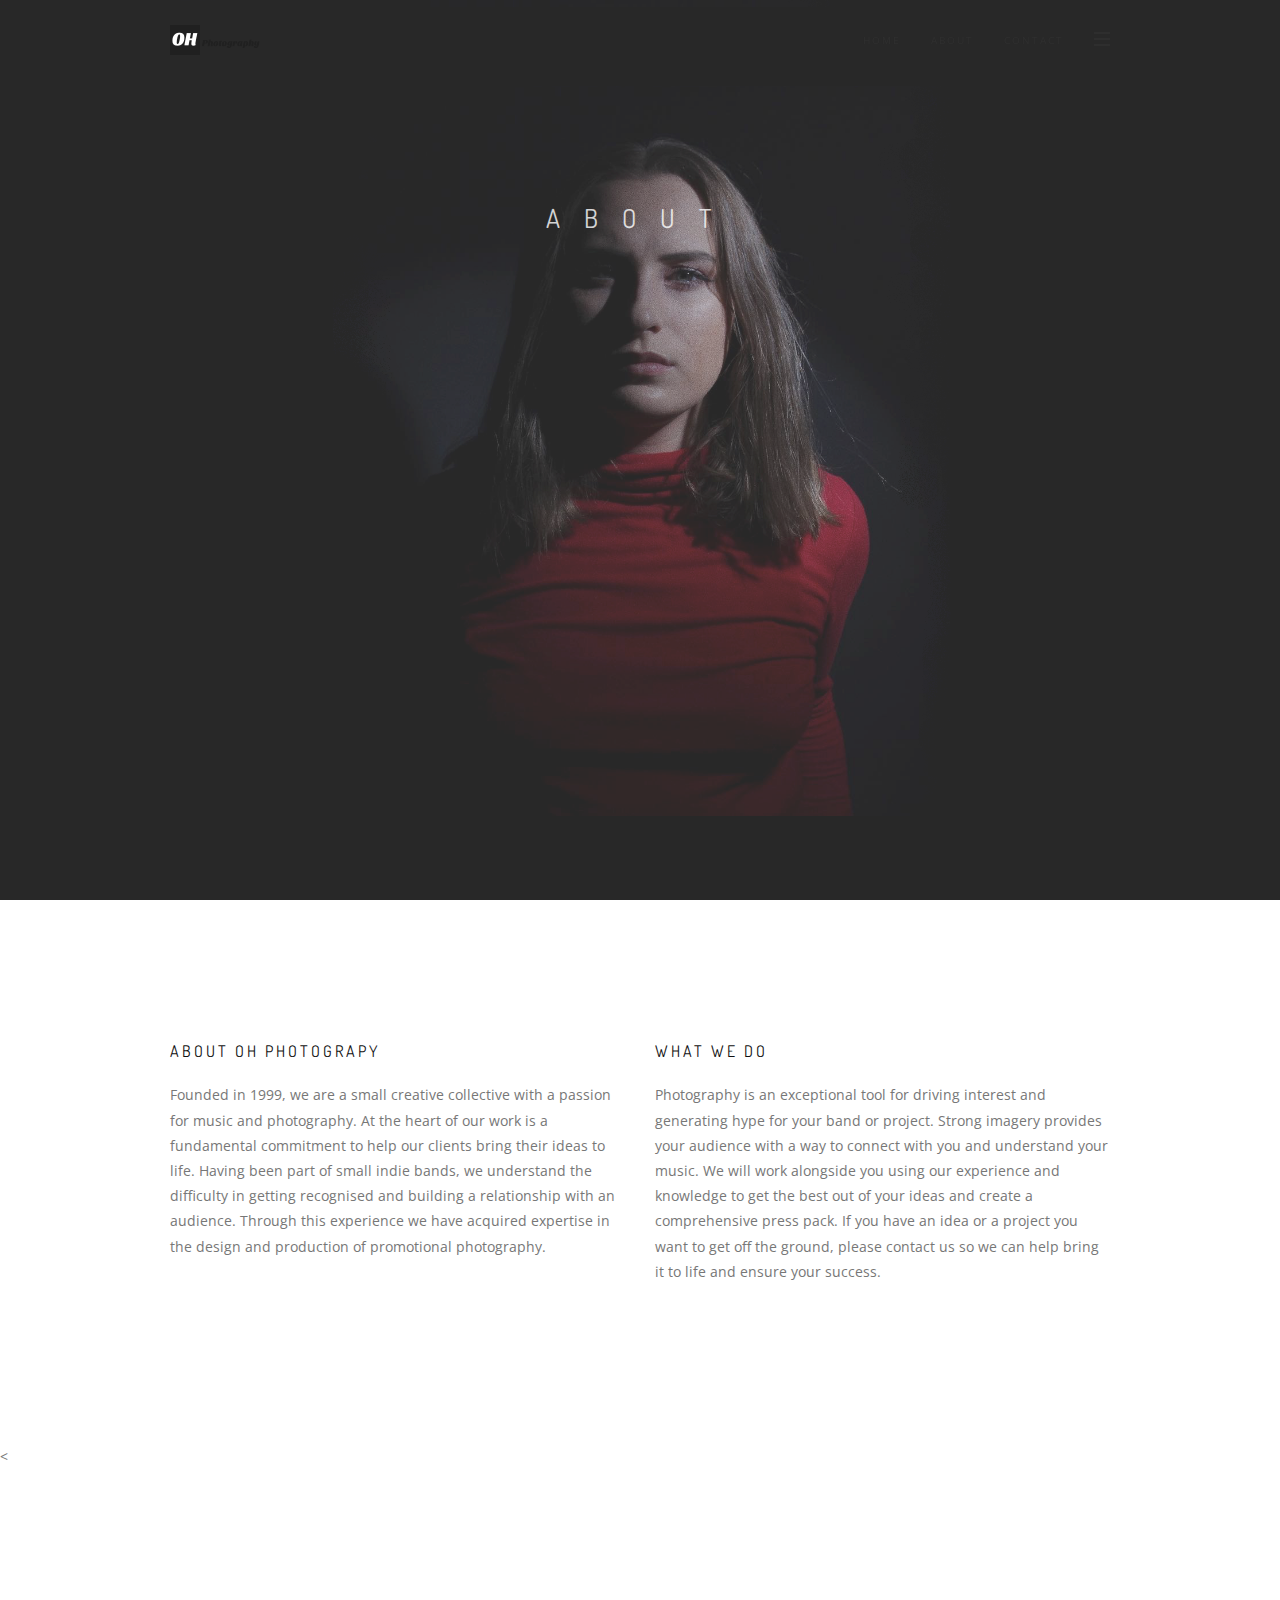
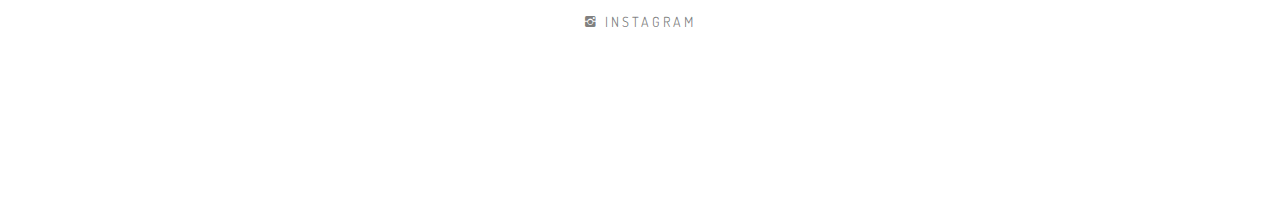
<file: about.html>
<!DOCTYPE html>
<html lang="en">
<head>
	<meta charset="UTF-8">
	<meta name="viewport" content="width=device-width, initial-scale=1.0">
	<meta name="description" content="">
	<meta name="author" content="">

	<title>About OH Photography</title>

	<!-- Favicons -->
	<link rel="shortcut icon" href="assets/images/favicon.png">
	<link rel="apple-touch-icon" href="assets/images/apple-touch-icon.png">
	<link rel="apple-touch-icon" sizes="72x72" href="assets/images/apple-touch-icon-72x72.png">
	<link rel="apple-touch-icon" sizes="114x114" href="assets/images/apple-touch-icon-114x114.png">

	<!-- Bootstrap core CSS -->
	<link href="assets/bootstrap/css/bootstrap.min.css" rel="stylesheet">

	<!-- Plugins -->
	<link href="assets/css/font-awesome.min.css" rel="stylesheet">
	<link href="assets/css/ionicons.min.css" rel="stylesheet">
	<link href="assets/css/linea-icons.css" rel="stylesheet">
	<link href="assets/css/simpletextrotator.css" rel="stylesheet">
	<link href="assets/css/magnific-popup.css" rel="stylesheet">
	<link href="assets/css/owl.carousel.css" rel="stylesheet">
	<link href="assets/css/superslides.css" rel="stylesheet">
	<link href="assets/css/vertical.css" rel="stylesheet">
	<link href="assets/css/animate.css" rel="stylesheet">

	<!-- Template core CSS -->
	<link href="assets/css/style.css" rel="stylesheet">
</head>
<body>

	<!-- PRELOADER -->
	<div class="page-loader">
		<div class="loader">Loading...</div>
	</div>
	<!-- /PRELOADER -->

	<!-- OVERLAY MENU -->
	<div id="overlay-menu" class="overlay-menu">

		<a href="#" id="overlay-menu-hide" class="navigation-hide"><i class="ion-close-round"></i></a>

		<div class="overlay-menu-inner">
			<nav class="overlay-menu-nav">

				<ul id="nav">

					<li><a href="home.html">Home</a></li>

					<li><a href="about.html">About</a></li>

					<li class="slidedown">
						<a href="#">Portfolio</a>
						<ul>
							<li><a href="collection-35mm.html">35mm Collection</a></li>
							<li><a href="collection-big-peyote.html">"Big Peyote" Collection</a></li>
							<li><a href="collection-music.html">Music Collection</a></li>
						</ul>
					</li>

					<li><a href="contact.html">Contact</a></li>

				</ul>

			</nav>
		</div>

	</div>
	<!-- /OVERLAY MENU -->

	<!-- WRAPPER -->
	<div class="wrapper">

		<!-- NAVIGATION -->
		<nav class="navbar navbar-custom navbar-transparent navbar-light navbar-fixed-top">

			<div class="container">

				<div class="navbar-header">
					<!-- YOU LOGO HERE -->
					<a class="navbar-brand" href="home.html">
						<!-- IMAGE OR SIMPLE TEXT -->
						<img src="assets/images/logo-dark.png" width="95" alt="">
					</a>
				</div>

				<!-- ICONS NAVBAR -->
				<ul id="icons-navbar" class="nav navbar-nav navbar-right">
					<li>
						<a href="#" id="toggle-menu" class="show-overlay" title="Menu">
							<span class="icon-bar"></span>
							<span class="icon-bar"></span>
							<span class="icon-bar"></span>
						</a>
					</li>
				</ul>
				<!-- /ICONS NAVBAR -->

				<ul class="extra-navbar nav navbar-nav navbar-right">
					<li><a href="home.html" title="Home">Home</a></li>
					<li><a href="about.html" title="About">About</a></li>
					<li><a href="contact.html" title="Contact">Contact</a></li>
				</ul>

			</div>

		</nav>
		<!-- /NAVIGATION -->

		<!-- HERO -->
		<section class="module module-parallax bg-dark-30" style="height:100vh" data-background="assets/images/other-shots/olivia.jpg">

			<!-- HERO TEXT -->
			<div class="container">

				<div class="row">
					<div class="col-sm-12 text-center">
						<h1 class="mh-line-size-3 font-alt m-b-20">ABOUT</h1>
						<h5 class="mh-line-size-4 font-alt"></h5>
					</div>
				</div>

			</div>
			<!-- /HERO TEXT -->

		</section>
		<!-- /HERO -->

		<!-- ABOUT -->
		<section class="module">

			<div class="container">

				<div class="row">

					<!-- ABOUT STUDIO  -->
					<div class="col-sm-6">

						<h4 class="font-alt m-t-0 m-b-20">About OH Photograpy</h4>
						<p>Founded in 1999, we are a small creative collective with a passion for music and photography.
							At the heart of our work is a fundamental commitment to help our clients bring their
							ideas to life.
							Having been part of small indie bands, we understand the difficulty in getting recognised
							and building a relationship with an audience. Through this experience we have acquired
							expertise in the design and production of promotional photography.
							 </p>

					</div>
					<!-- /ABOUT STUDIO  -->

					<!-- WHAT WE DO -->
					<div class="col-sm-6">

						<h4 class="font-alt m-t-0 m-b-20">What We Do</h4>
						<p>Photography is an exceptional tool for driving interest and generating hype for your band or project.
							 Strong imagery provides your audience with a way to connect with you and understand your music. We will work alongside you
							 using our experience and knowledge to get the best out of your ideas and create a comprehensive press pack.
							 If you have an idea or a project you want to get off the ground,
							 please contact us so we can help bring it to life and ensure your success.
						 </p>

					</div>
					<!-- /WHAT WE DO -->


				</div>

			</div>

		</section >
		<!-- /ABOUT -->

		<!-- COUNTERS -->
		<!--section class="module module-video bg-dark" data-background="assets/images/section-10.jpg">

			<div class="container">

				<div class="row">

					<!-- COUNTER -->
					<!--div class="col-sm-4 m-b-md-20 text-light">
						<div class="counter-item">
							<div class="counter-title font-alt text-light">
								<h5 class="font-alt counter-number" data-number="12"><span></span></h5>
								Total clients
							</div>
						</div>
					</div>
					<!-- /COUNTER -->

					<!-- COUNTER -->
					<!--div class="col-sm-4 m-b-md-20 text-light">
						<div class="counter-item">
							<div class="counter-title font-alt text-light">
								<h5 class="font-alt counter-number" data-number="3250"><span></span></h5>
								Photos made
							</div>
						</div>
					</div>
					<!-- /COUNTER -->

					<!-- COUNTER -->
					<!--div class="col-sm-4 m-b-md-20 text-light">
						<div class="counter-item">
							<div class="counter-title font-alt text-light">
								<h5 class="counter-number" data-number="230"><span></span></h5>
								Hours Editing
							</div>
						</div>
					</div>
					<!-- /COUNTER -->

				<<!--/div>

			<!--/div>

		<!--/section>
		<!-- /COUNTERS -->


		<!-- FOOTER -->
		<footer class="module">

			<div class="container">

				<div class="row">

					<div class="col-sm-12">

						<ul class="social-text-links font-alt text-center m-b-20">
							<li><a href="https://www.instagram.com/oliviamaggie_creates/"><i class="icon ion-social-instagram"></i> Instagram</a></li>
						</ul>

					</div>

				</div>

				<div class="row">

				</div>

			</div>

		</footer>
		<!-- /FOOTER -->

	</div>
	<!-- /WRAPPER -->

	<!-- SCROLLTOP -->
	<div class="scroll-up">
		<a href="#totop"><i class="fa fa-angle-double-up"></i></a>
	</div>

	<!-- Javascript files -->
	<script src="assets/js/jquery-2.2.4.min.js"></script>
	<script src="assets/bootstrap/js/bootstrap.min.js"></script>
	<script src="assets/js/jquery.superslides.min.js"></script>
	<script src="assets/js/jquery.mb.YTPlayer.min.js"></script>
	<script src="assets/js/jquery.magnific-popup.min.js"></script>
	<script src="assets/js/owl.carousel.min.js"></script>
	<script src="assets/js/jquery.simple-text-rotator.min.js"></script>
	<script src="assets/js/imagesloaded.pkgd.js"></script>
	<script src="assets/js/isotope.pkgd.min.js"></script>
	<script src="assets/js/packery-mode.pkgd.min.js"></script>
	<script src="assets/js/appear.js"></script>
	<script src="assets/js/jquery.easing.1.3.js"></script>
	<script src="assets/js/wow.min.js"></script>
	<script src="assets/js/jqBootstrapValidation.js"></script>
	<script src="assets/js/jquery.fitvids.js"></script>
	<script src="assets/js/jquery.parallax-1.1.3.js"></script>
	<script src="assets/js/smoothscroll.js"></script>
	<script src="http://maps.google.com/maps/api/js?sensor=true"></script>
	<script src="assets/js/gmaps.js"></script>
	<script src="assets/js/contact.js"></script>
	<script src="assets/js/custom.js"></script>

</body>
</html>
</file>
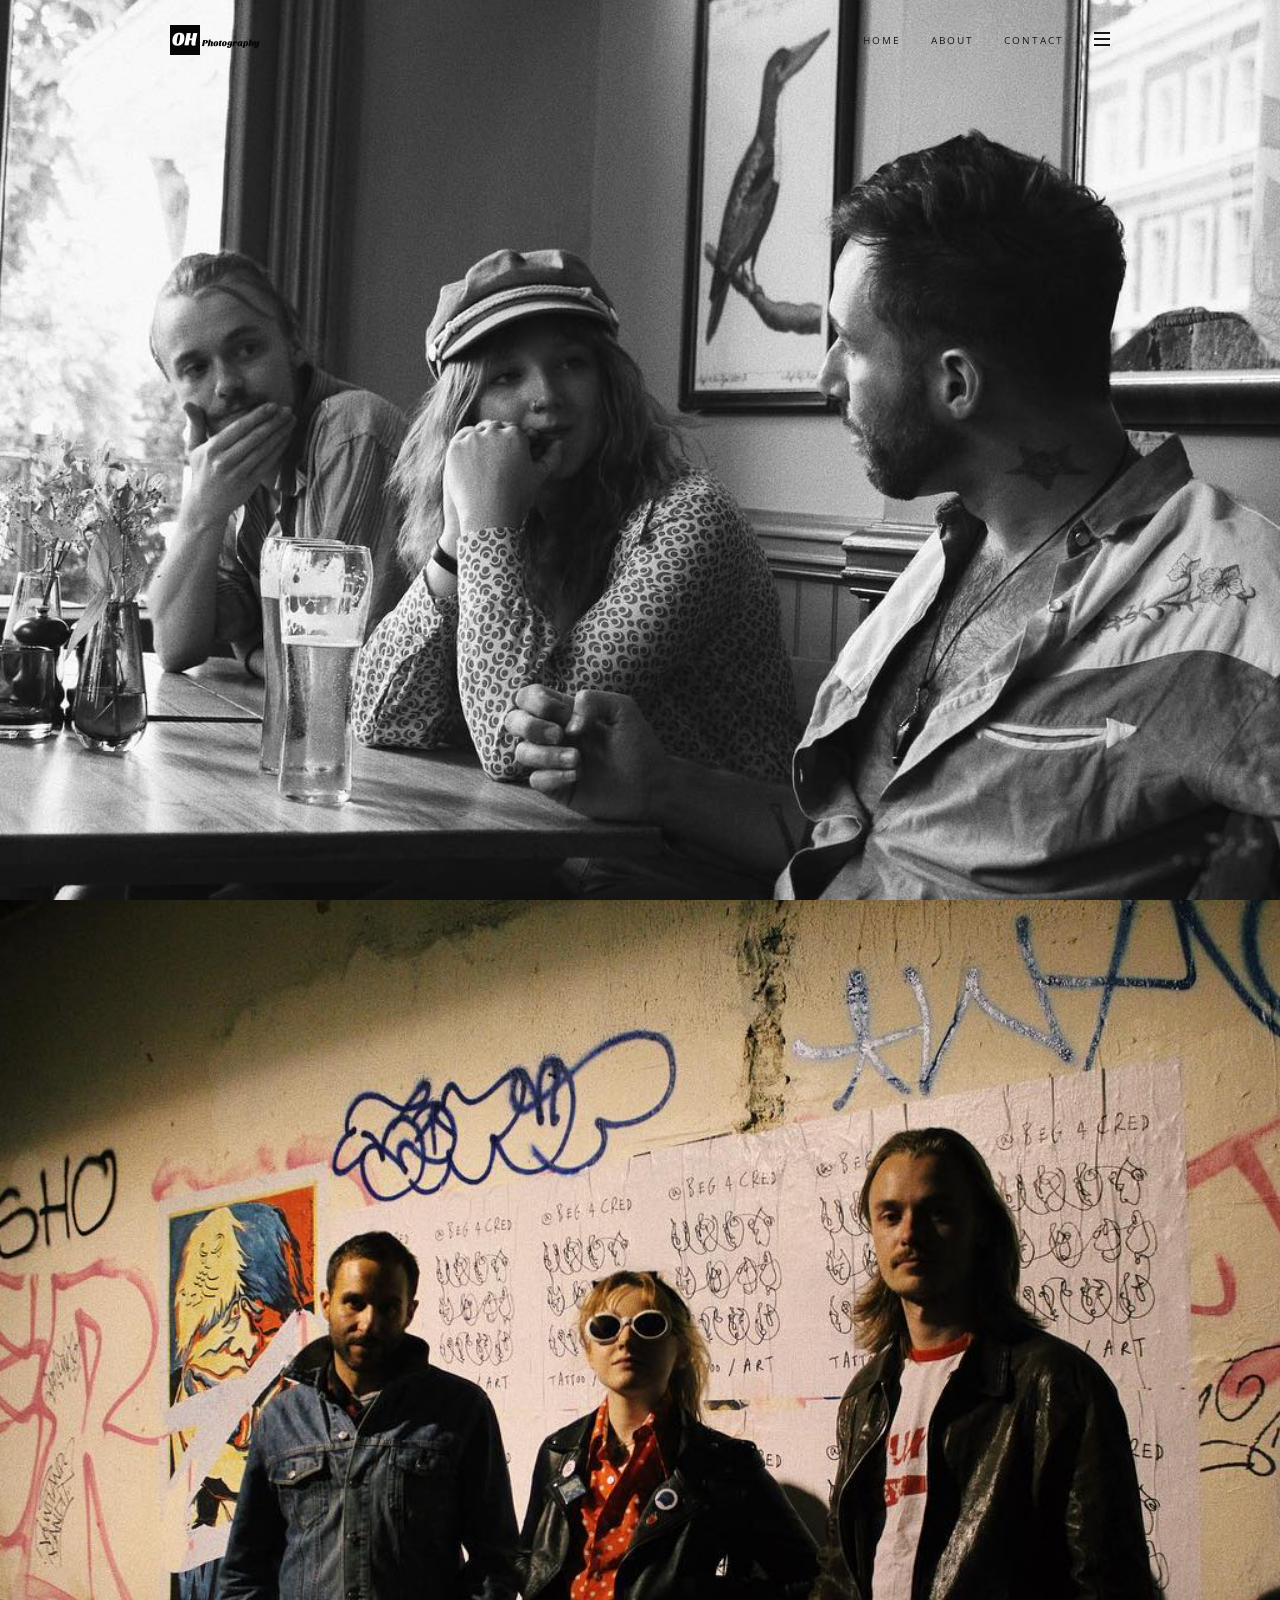
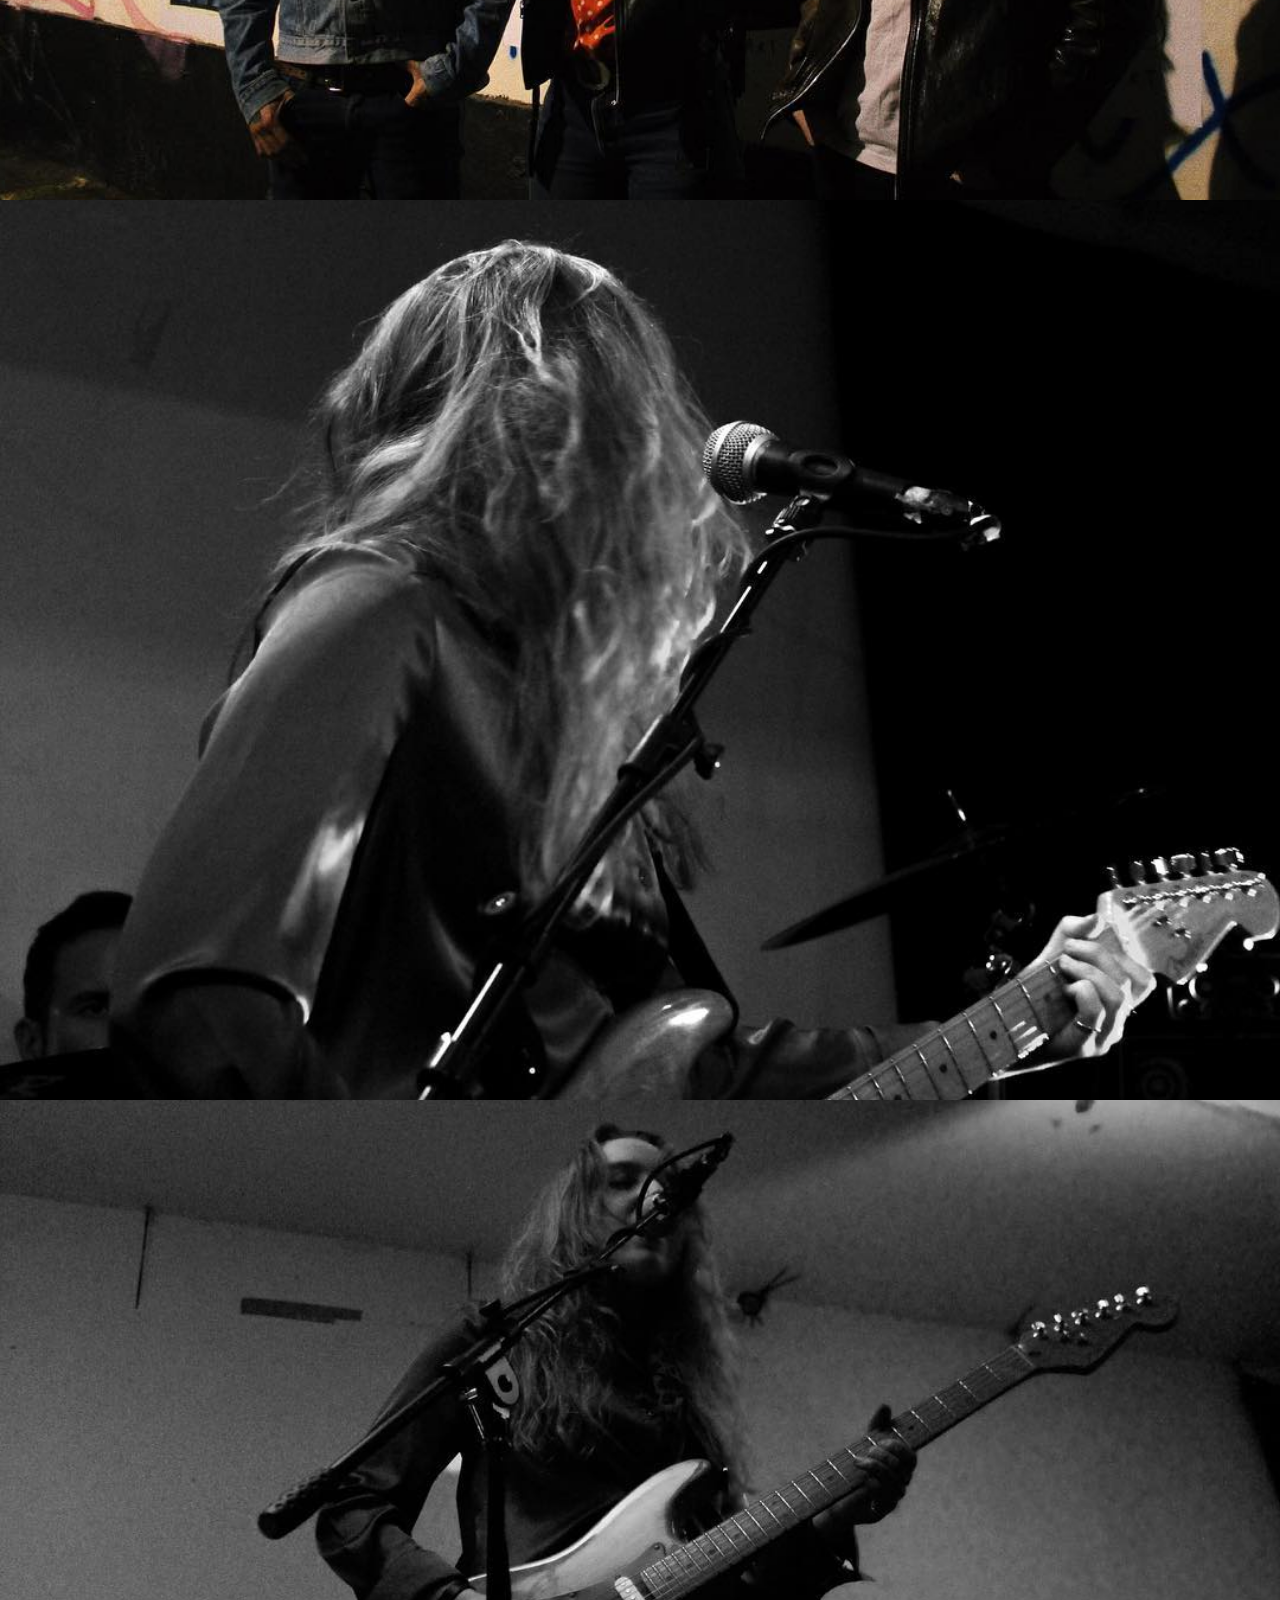
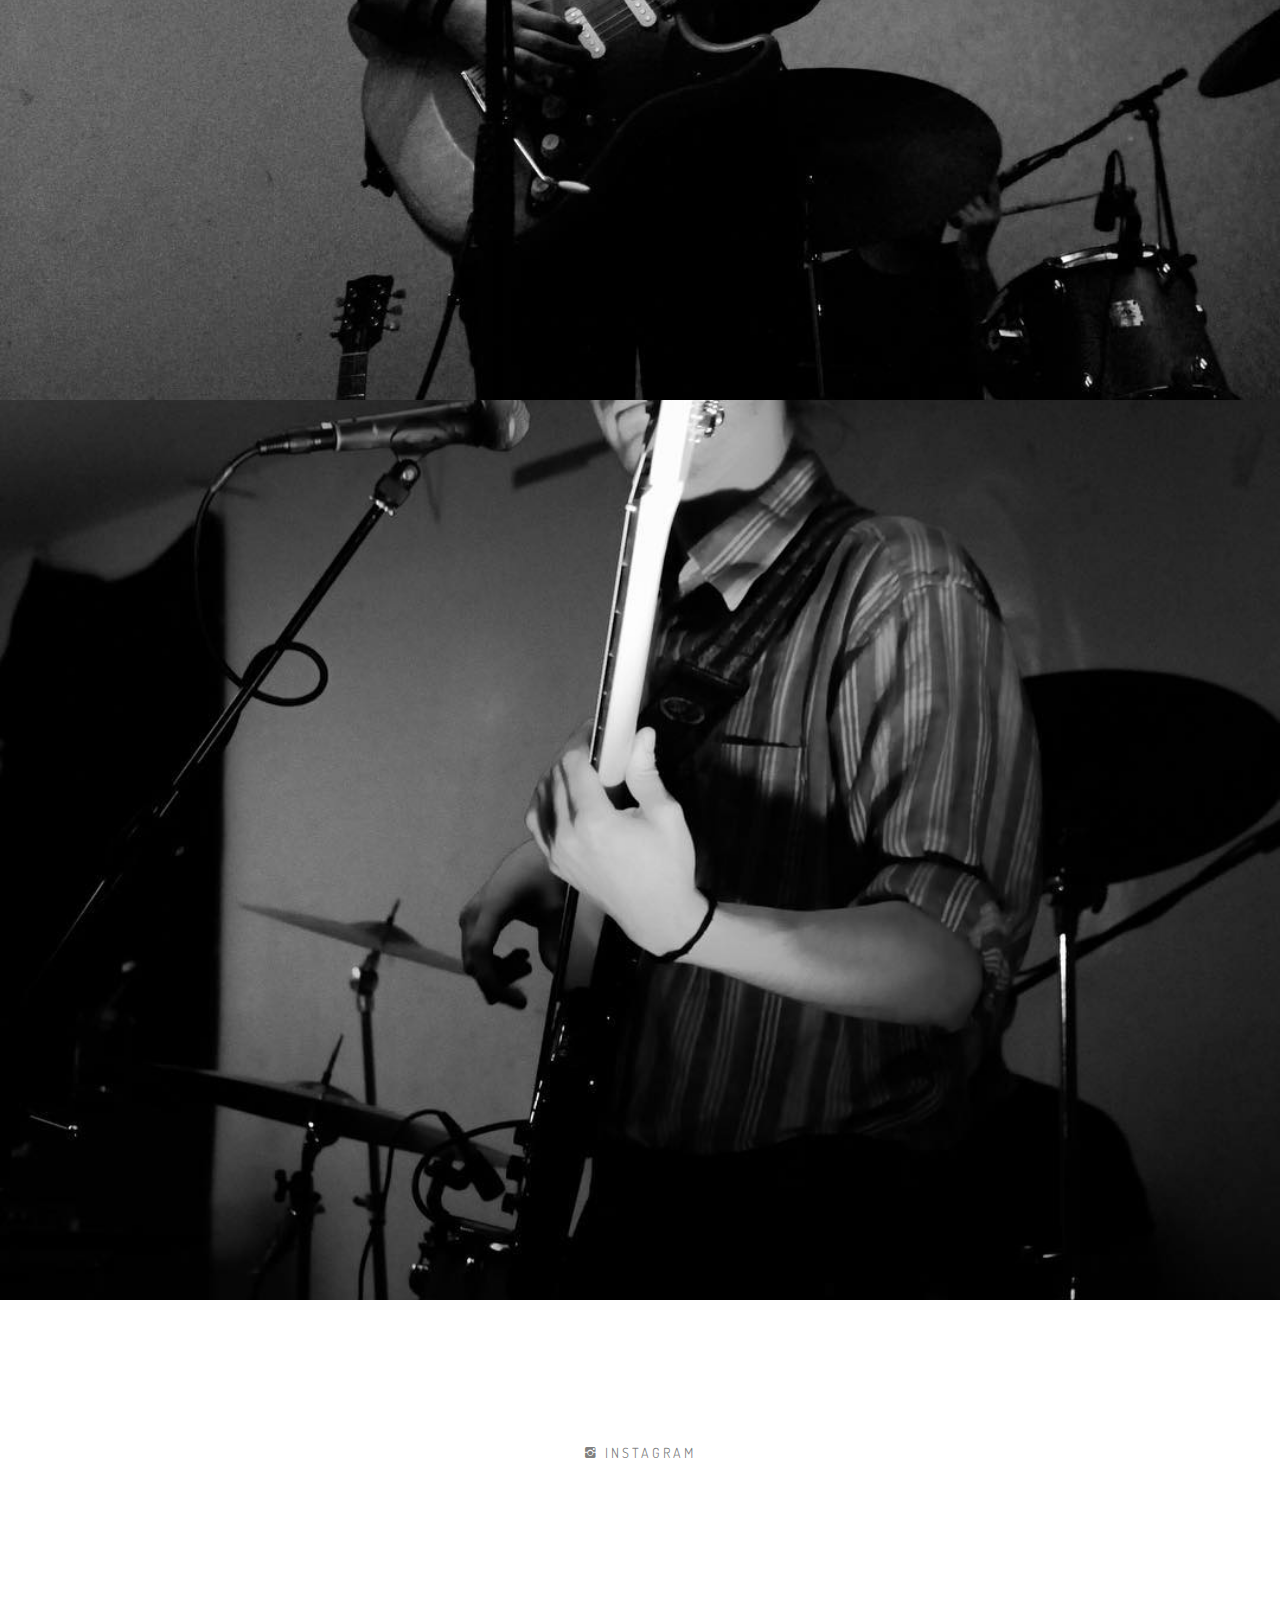
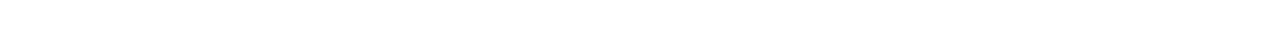
<file: collection-big-peyote.html>
<!DOCTYPE html>
<html lang="en">
<head>
	<meta charset="UTF-8">
	<meta name="viewport" content="width=device-width, initial-scale=1.0">
	<meta name="description" content="">
	<meta name="author" content="">

	<title>OH Big Peyote collection</title>

	<!-- Favicons -->
	<link rel="shortcut icon" href="assets/images/favicon.png">
	<link rel="apple-touch-icon" href="assets/images/apple-touch-icon.png">
	<link rel="apple-touch-icon" sizes="72x72" href="assets/images/apple-touch-icon-72x72.png">
	<link rel="apple-touch-icon" sizes="114x114" href="assets/images/apple-touch-icon-114x114.png">

	<!-- Bootstrap core CSS -->
	<link href="assets/bootstrap/css/bootstrap.min.css" rel="stylesheet">

	<!-- Plugins -->
	<link href="assets/css/font-awesome.min.css" rel="stylesheet">
	<link href="assets/css/linea-icons.css" rel="stylesheet">
	<link href="assets/css/ionicons.min.css" rel="stylesheet">
	<link href="assets/css/simpletextrotator.css" rel="stylesheet">
	<link href="assets/css/magnific-popup.css" rel="stylesheet">
	<link href="assets/css/owl.carousel.css" rel="stylesheet">
	<link href="assets/css/superslides.css" rel="stylesheet">
	<link href="assets/css/vertical.css" rel="stylesheet">
	<link href="assets/css/animate.css" rel="stylesheet">

	<!-- Template core CSS -->
	<link href="assets/css/style.css" rel="stylesheet">
</head>
<body>

	<!-- PRELOADER -->
	<div class="page-loader">
		<div class="loader">Loading...</div>
	</div>
	<!-- /PRELOADER -->

	<!-- OVERLAY MENU -->
	<div id="overlay-menu" class="overlay-menu">

		<a href="#" id="overlay-menu-hide" class="navigation-hide"><i class="ion-close-round"></i></a>

		<div class="overlay-menu-inner">
			<nav class="overlay-menu-nav">

				<ul id="nav">

					<li><a href="home.html">Home</a></li>

					<li><a href="about.html">About</a></li>

					<li class="slidedown">
						<a href="#">Portfolio</a>
						<ul>
							<li><a href="collection-35mm.html">35mm Collection</a></li>
							<li><a href="collection-big-peyote.html">"Big Peyote" Collection</a></li>
							<li><a href="collection-music.html">Music Collection</a></li>
						</ul>
					</li>

					<li><a href="contact.html">Contact</a></li>

				</ul>

			</nav>
		</div>

	</div>
	<!-- /OVERLAY MENU -->

	<!-- WRAPPER -->
	<div class="wrapper">

		<!-- NAVIGATION -->
		<nav class="navbar navbar-custom navbar-transparent navbar-light navbar-fixed-top">

			<div class="container">

				<div class="navbar-header">
					<!-- YOU LOGO HERE -->
					<a class="navbar-brand" href="home.html">
						<!-- IMAGE OR SIMPLE TEXT -->
						<img src="assets/images/logo-dark.png" width="95" alt="">
					</a>
				</div>

				<!-- ICONS NAVBAR -->
				<ul id="icons-navbar" class="nav navbar-nav navbar-right">
					<li>
						<a href="#" id="toggle-menu" class="show-overlay" title="Menu">
							<span class="icon-bar"></span>
							<span class="icon-bar"></span>
							<span class="icon-bar"></span>
						</a>
					</li>
				</ul>
				<!-- /ICONS NAVBAR -->

				<ul class="extra-navbar nav navbar-nav navbar-right">
					<li><a href="home.html" title="Home">Home</a></li>
					<li><a href="about.html" title="About">About</a></li>
					<li><a href="contact.html" title="Contact">Contact</a></li>
				</ul>

			</div>

		</nav>
		<!-- /NAVIGATION -->

    <!-- HERO -->
    <section class="module module-hero" style="height:100vh" data-background="assets/images/big-peyote/big-peyote-8.jpg">
    </section>
    <!-- /HERO -->
    <!-- HERO -->
    <section class="module module-hero" style="height:100vh" data-background="assets/images/big-peyote/big-peyote-7.jpg">
    </section>
    <!-- /HERO -->
    <!-- HERO -->
    <section class="module module-hero" style="height:100vh" data-background="assets/images/big-peyote/big-peyote-4.jpg">
    </section>
    <!-- /HERO -->
    <!-- HERO -->
    <section class="module module-hero" style="height:100vh" data-background="assets/images/big-peyote/big-peyote-5.jpg">
    </section>
    <!-- /HERO -->
    <!-- HERO -->
    <section class="module module-hero" style="height:100vh" data-background="assets/images/big-peyote/big-peyote-6.jpg">
    </section>
    <!-- /HERO -->

    <!-- FOOTER -->
    <footer class="module">

      <div class="container">

        <div class="row">

          <div class="col-sm-12">

            <ul class="social-text-links font-alt text-center m-b-20">
              <li><a href="https://www.instagram.com/oliviamaggie_creates"><i class="icon ion-social-instagram"></i> Instagram</a></li>
            </ul>

          </div>

        </div>

        <div class="row">

        </div>

      </div>

    </footer>
    <!-- /FOOTER -->

  </div>
  <!-- /WRAPPER -->

  <!-- SCROLLTOP -->
  <div class="scroll-up">
    <a href="#totop"><i class="fa fa-angle-double-up"></i></a>
  </div>

  <!-- Javascript files -->
  <script src="assets/js/jquery-2.2.4.min.js"></script>
  <script src="assets/bootstrap/js/bootstrap.min.js"></script>
  <script src="assets/js/jquery.superslides.min.js"></script>
  <script src="assets/js/jquery.mb.YTPlayer.min.js"></script>
  <script src="assets/js/jquery.magnific-popup.min.js"></script>
  <script src="assets/js/owl.carousel.min.js"></script>
  <script src="assets/js/jquery.simple-text-rotator.min.js"></script>
  <script src="assets/js/imagesloaded.pkgd.js"></script>
  <script src="assets/js/isotope.pkgd.min.js"></script>
  <script src="assets/js/packery-mode.pkgd.min.js"></script>
  <script src="assets/js/appear.js"></script>
  <script src="assets/js/jquery.easing.1.3.js"></script>
  <script src="assets/js/wow.min.js"></script>
  <script src="assets/js/jqBootstrapValidation.js"></script>
  <script src="assets/js/jquery.fitvids.js"></script>
  <script src="assets/js/jquery.parallax-1.1.3.js"></script>
  <script src="assets/js/smoothscroll.js"></script>
  <script src="http://maps.google.com/maps/api/js?sensor=true"></script>
  <script src="assets/js/gmaps.js"></script>
  <script src="assets/js/contact.js"></script>
  <script src="assets/js/custom.js"></script>

  </body>
  </html>
</file>
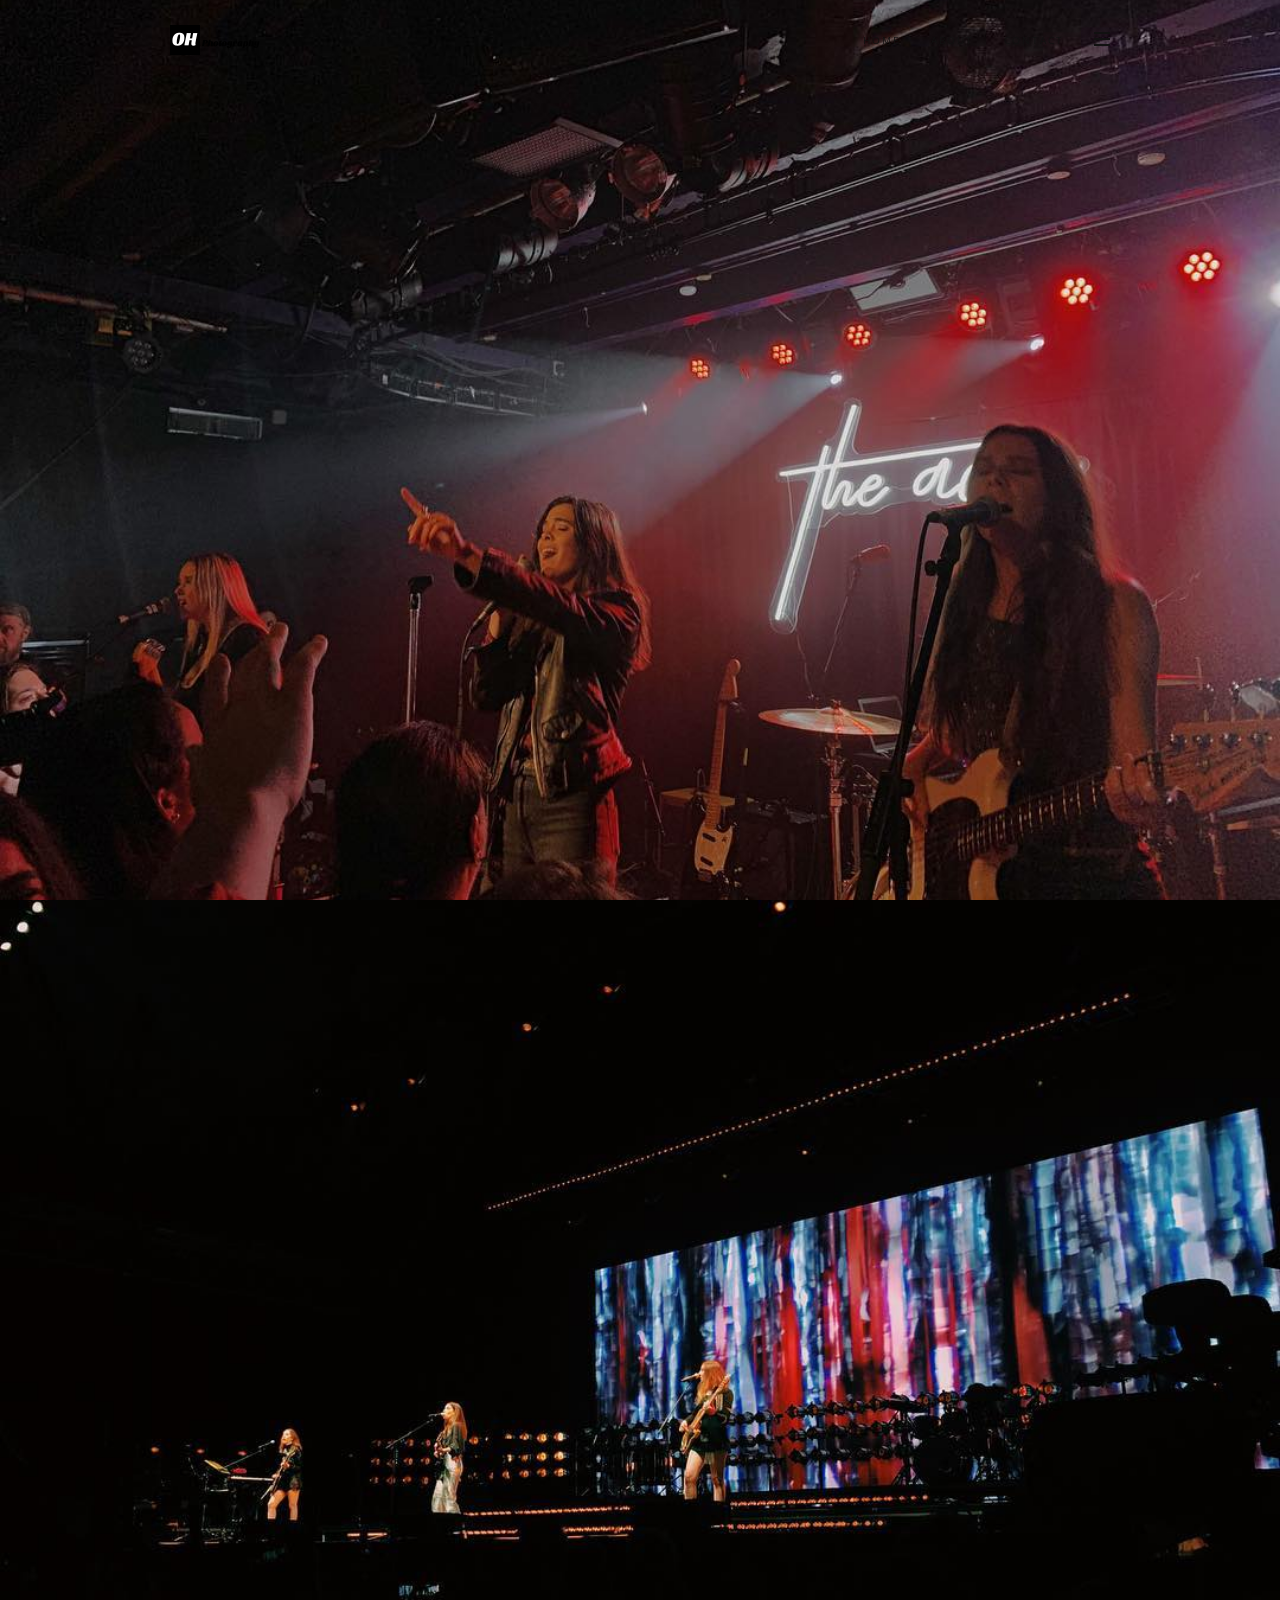
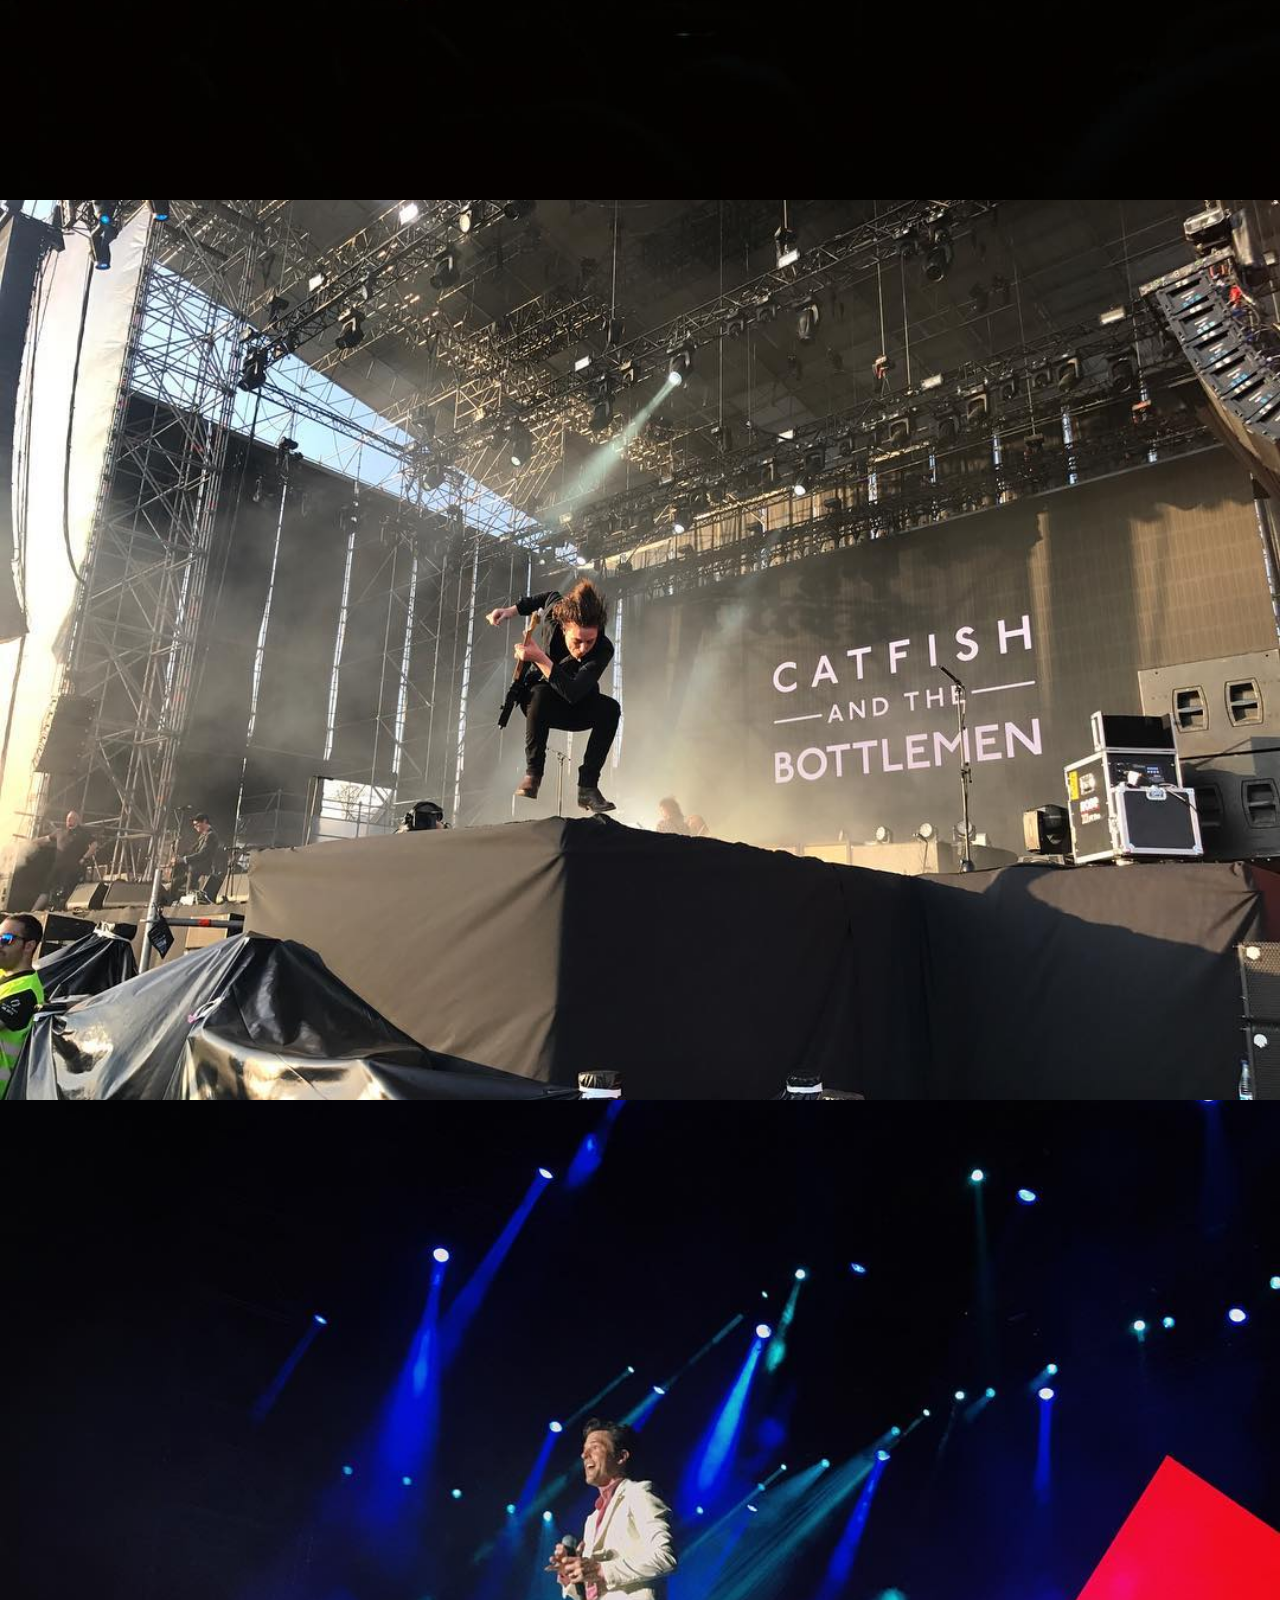
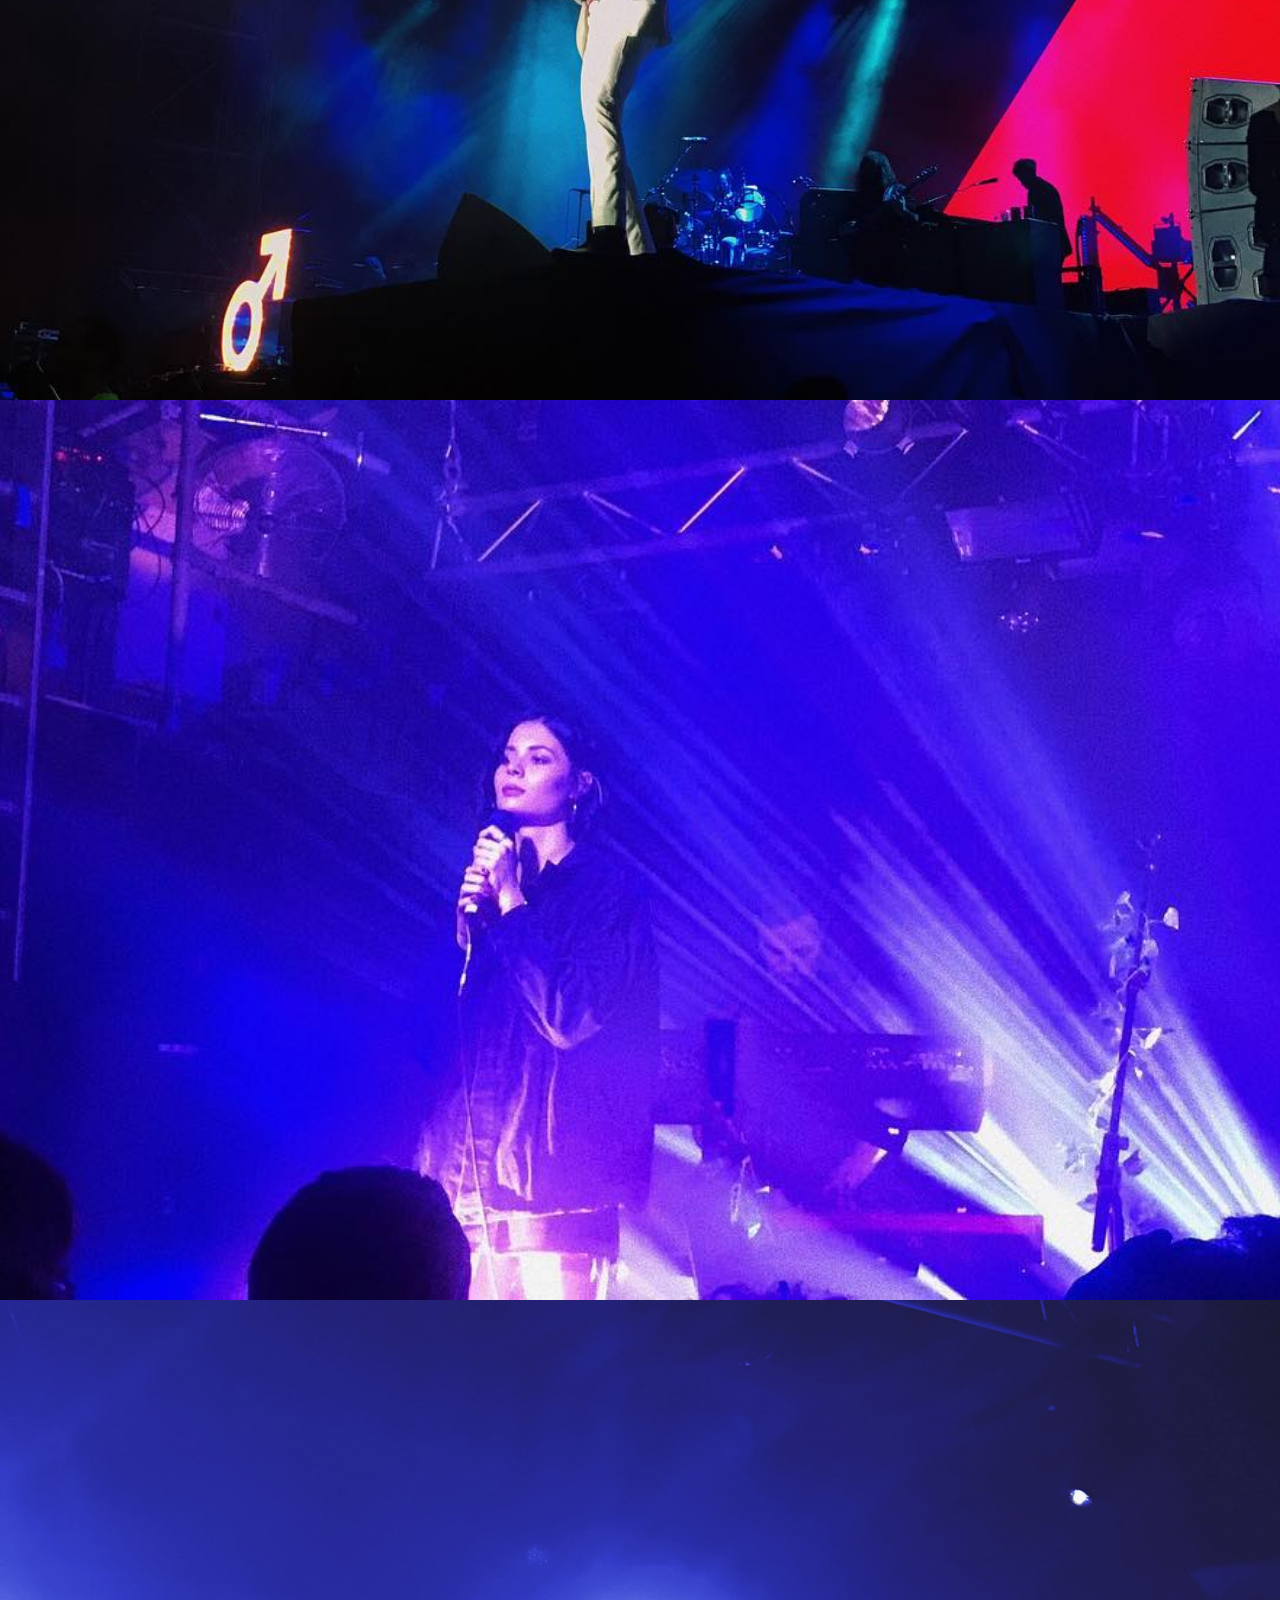
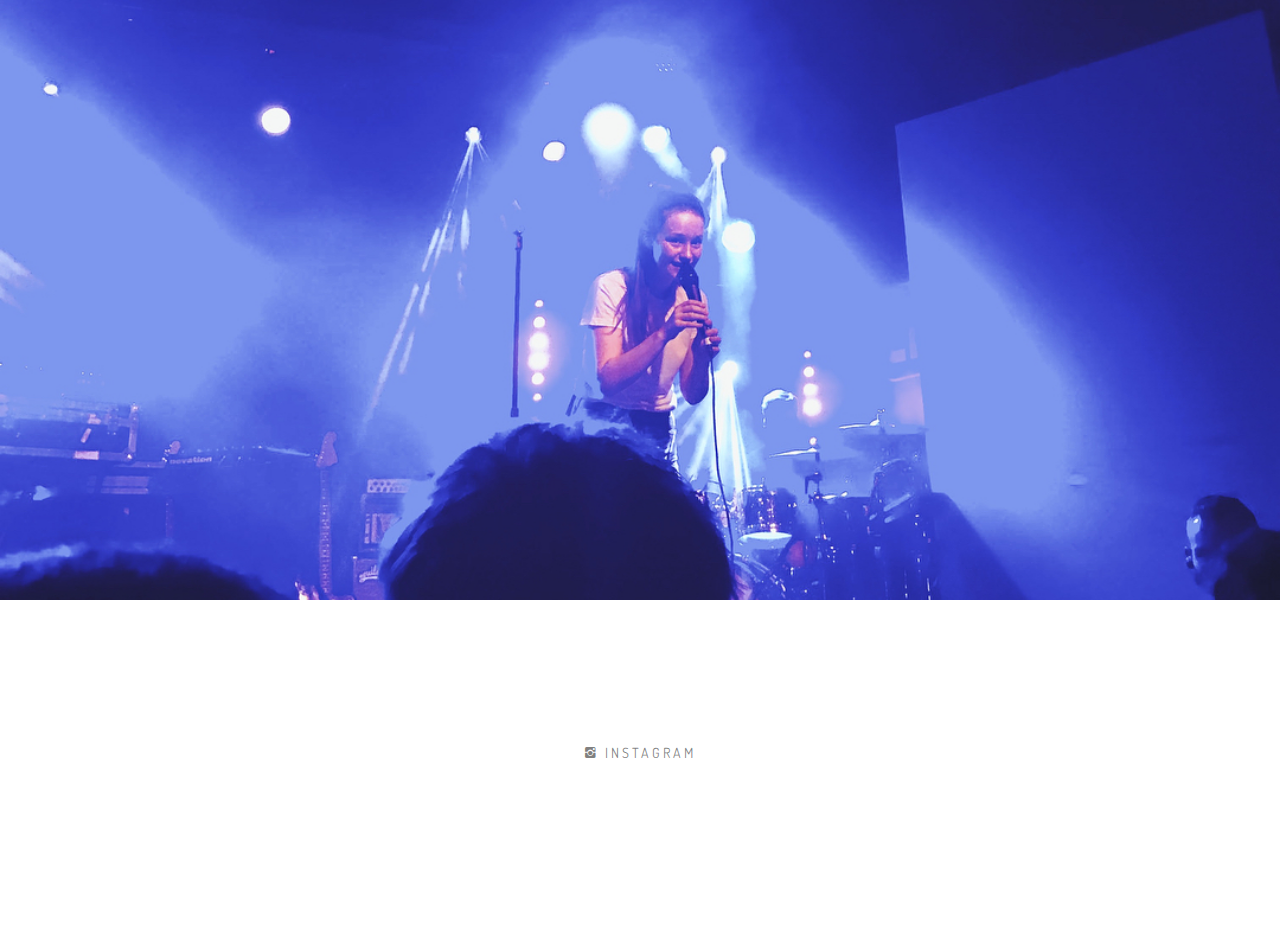
<file: collection-music.html>
<!DOCTYPE html>
<html lang="en">
<head>
	<meta charset="UTF-8">
	<meta name="viewport" content="width=device-width, initial-scale=1.0">
	<meta name="description" content="">
	<meta name="author" content="">

	<title>OH Music Collection</title>

	<!-- Favicons -->
	<link rel="shortcut icon" href="assets/images/favicon.png">
	<link rel="apple-touch-icon" href="assets/images/apple-touch-icon.png">
	<link rel="apple-touch-icon" sizes="72x72" href="assets/images/apple-touch-icon-72x72.png">
	<link rel="apple-touch-icon" sizes="114x114" href="assets/images/apple-touch-icon-114x114.png">

	<!-- Bootstrap core CSS -->
	<link href="assets/bootstrap/css/bootstrap.min.css" rel="stylesheet">

	<!-- Plugins -->
	<link href="assets/css/font-awesome.min.css" rel="stylesheet">
	<link href="assets/css/linea-icons.css" rel="stylesheet">
	<link href="assets/css/ionicons.min.css" rel="stylesheet">
	<link href="assets/css/simpletextrotator.css" rel="stylesheet">
	<link href="assets/css/magnific-popup.css" rel="stylesheet">
	<link href="assets/css/owl.carousel.css" rel="stylesheet">
	<link href="assets/css/superslides.css" rel="stylesheet">
	<link href="assets/css/vertical.css" rel="stylesheet">
	<link href="assets/css/animate.css" rel="stylesheet">

	<!-- Template core CSS -->
	<link href="assets/css/style.css" rel="stylesheet">
</head>
<body>

	<!-- PRELOADER -->
	<div class="page-loader">
		<div class="loader">Loading...</div>
	</div>
	<!-- /PRELOADER -->

	<!-- OVERLAY MENU -->
	<div id="overlay-menu" class="overlay-menu">

		<a href="#" id="overlay-menu-hide" class="navigation-hide"><i class="ion-close-round"></i></a>

		<div class="overlay-menu-inner">
			<nav class="overlay-menu-nav">

				<ul id="nav">

					<li><a href="home.html">Home</a></li>

					<li><a href="about.html">About</a></li>

					<li class="slidedown">
						<a href="#">Portfolio</a>
						<ul>
              <li><a href="collection-35mm.html">35mm Collection</a></li>
							<li><a href="collection-big-peyote.html">"Big Peyote" Collection</a></li>
							<li><a href="collection-music.html">Music Collection</a></li>
						</ul>
					</li>

					<li><a href="contact.html">Contact</a></li>

				</ul>

			</nav>
		</div>

	</div>
	<!-- /OVERLAY MENU -->

	<!-- WRAPPER -->
	<div class="wrapper">

		<!-- NAVIGATION -->
		<nav class="navbar navbar-custom navbar-transparent navbar-light navbar-fixed-top">

			<div class="container">

				<div class="navbar-header">
					<!-- YOU LOGO HERE -->
					<a class="navbar-brand" href="home.html">
						<!-- IMAGE OR SIMPLE TEXT -->
						<img src="assets/images/logo-dark.png" width="95" alt="">
					</a>
				</div>

				<!-- ICONS NAVBAR -->
				<ul id="icons-navbar" class="nav navbar-nav navbar-right">
					<li>
						<a href="#" id="toggle-menu" class="show-overlay" title="Menu">
							<span class="icon-bar"></span>
							<span class="icon-bar"></span>
							<span class="icon-bar"></span>
						</a>
					</li>
				</ul>
				<!-- /ICONS NAVBAR -->

				<ul class="extra-navbar nav navbar-nav navbar-right">
					<li><a href="home.html" title="Home">Home</a></li>
					<li><a href="about.html" title="About">About</a></li>
					<li><a href="contact.html" title="Contact">Contact</a></li>
				</ul>

			</div>

		</nav>
		<!-- /NAVIGATION -->

    <!-- HERO -->
		<section class="module module-hero" style="height:100vh" data-background="assets/images/other-shots/the-aces.jpg">
    </section>
		<!-- /HERO -->
    <!-- HERO -->
		<section class="module module-hero" style="height:100vh" data-background="assets/images/other-shots/haim-06-18.jpg">
    </section>
		<!-- /HERO -->
    <!-- HERO -->
    <section class="module module-hero" style="height:100vh" data-background="assets/images/other-shots/catfishandthebottlemen.jpg">
    </section>
    <!-- /HERO -->
    <!-- HERO -->
    <section class="module module-hero" style="height:100vh" data-background="assets/images/other-shots/brandon-flowers.jpg">
    </section>
    <!-- /HERO -->
    <!-- HERO -->
    <section class="module module-hero" style="height:100vh" data-background="assets/images/other-shots/nina-nesbit.jpg">
    </section>
    <!-- /HERO -->
    <!-- HERO -->
    <section class="module module-hero" style="height:100vh" data-background="assets/images/other-shots/sigrid-03-2018.jpg">
    </section>
    <!-- /HERO -->

    <!-- FOOTER -->
    <footer class="module">

      <div class="container">

        <div class="row">

          <div class="col-sm-12">

            <ul class="social-text-links font-alt text-center m-b-20">
              <li><a href="https://www.instagram.com/oliviamaggie_creates"><i class="icon ion-social-instagram"></i> Instagram</a></li>
            </ul>

          </div>

        </div>

        <div class="row">

        </div>

      </div>

    </footer>
    <!-- /FOOTER -->

  </div>
  <!-- /WRAPPER -->

  <!-- SCROLLTOP -->
  <div class="scroll-up">
    <a href="#totop"><i class="fa fa-angle-double-up"></i></a>
  </div>

  <!-- Javascript files -->
  <script src="assets/js/jquery-2.2.4.min.js"></script>
  <script src="assets/bootstrap/js/bootstrap.min.js"></script>
  <script src="assets/js/jquery.superslides.min.js"></script>
  <script src="assets/js/jquery.mb.YTPlayer.min.js"></script>
  <script src="assets/js/jquery.magnific-popup.min.js"></script>
  <script src="assets/js/owl.carousel.min.js"></script>
  <script src="assets/js/jquery.simple-text-rotator.min.js"></script>
  <script src="assets/js/imagesloaded.pkgd.js"></script>
  <script src="assets/js/isotope.pkgd.min.js"></script>
  <script src="assets/js/packery-mode.pkgd.min.js"></script>
  <script src="assets/js/appear.js"></script>
  <script src="assets/js/jquery.easing.1.3.js"></script>
  <script src="assets/js/wow.min.js"></script>
  <script src="assets/js/jqBootstrapValidation.js"></script>
  <script src="assets/js/jquery.fitvids.js"></script>
  <script src="assets/js/jquery.parallax-1.1.3.js"></script>
  <script src="assets/js/smoothscroll.js"></script>
  <script src="http://maps.google.com/maps/api/js?sensor=true"></script>
  <script src="assets/js/gmaps.js"></script>
  <script src="assets/js/contact.js"></script>
  <script src="assets/js/custom.js"></script>

</body>
</html>
</file>
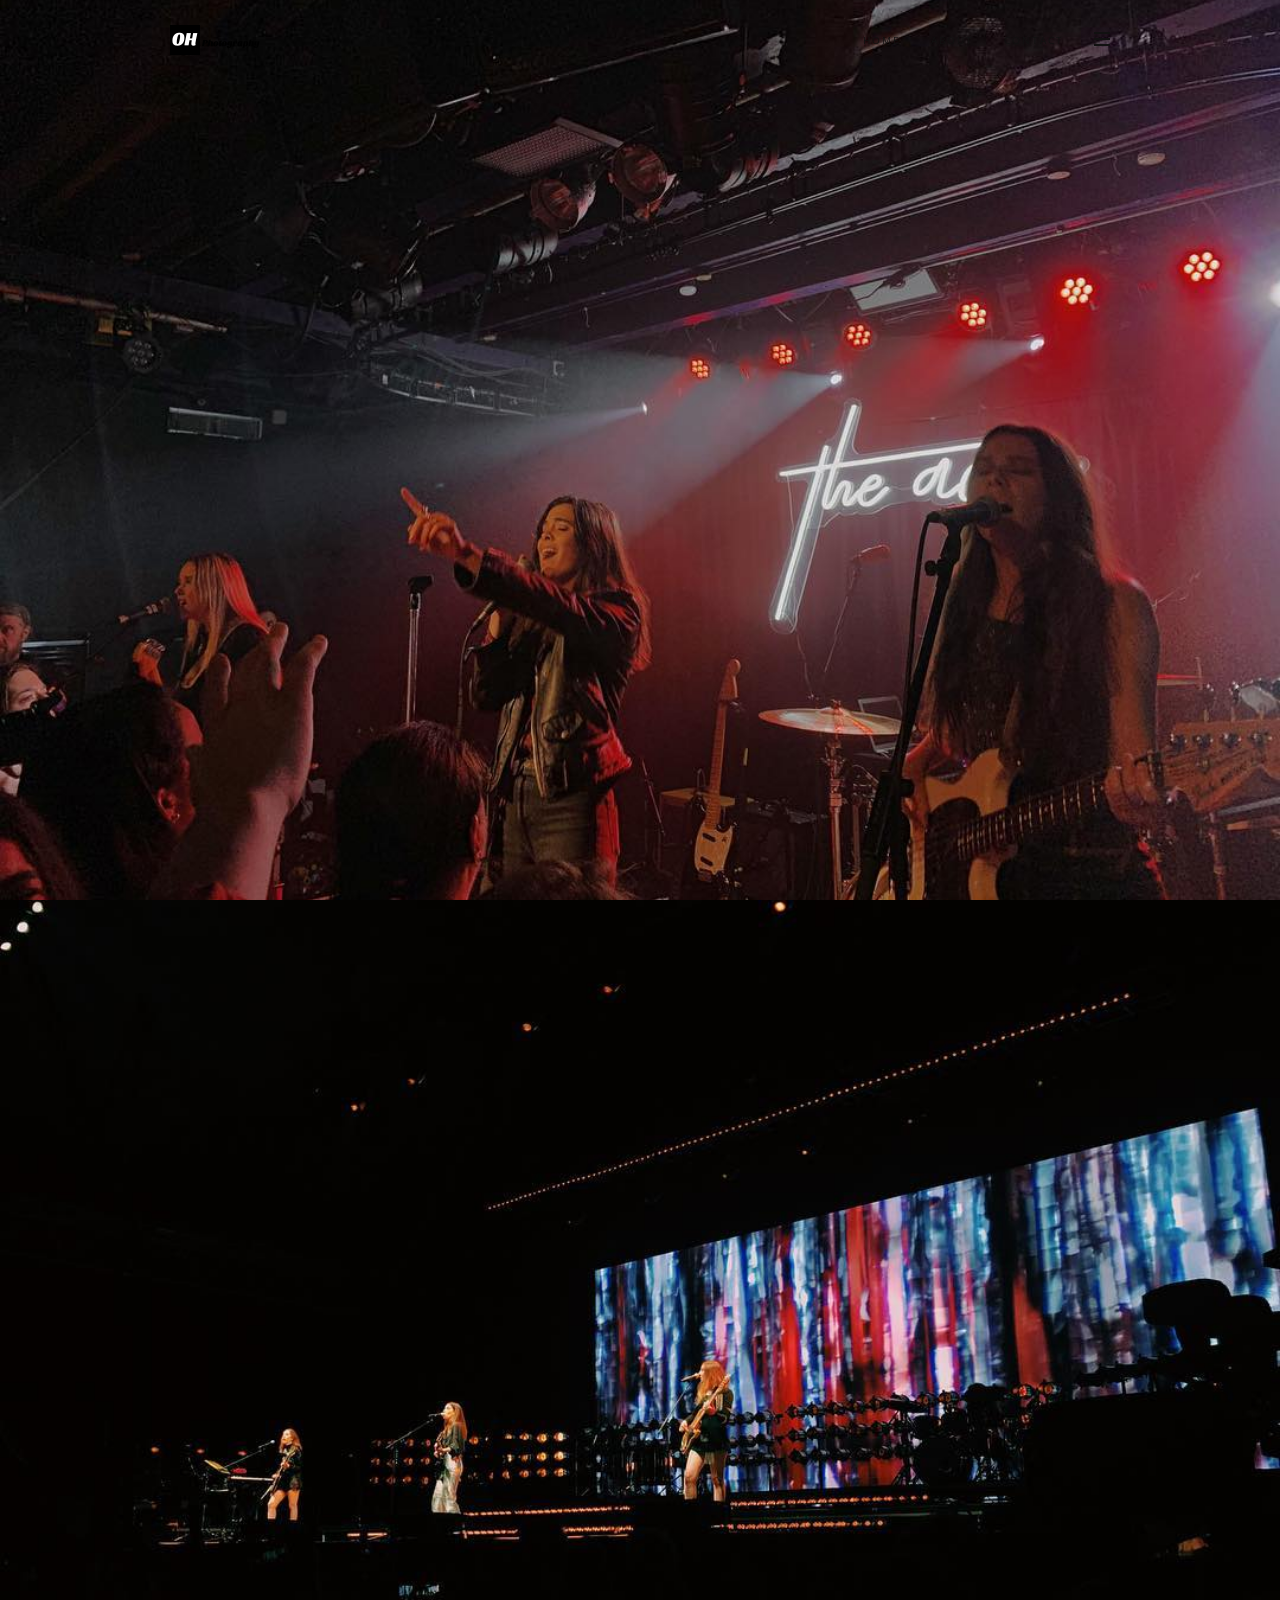
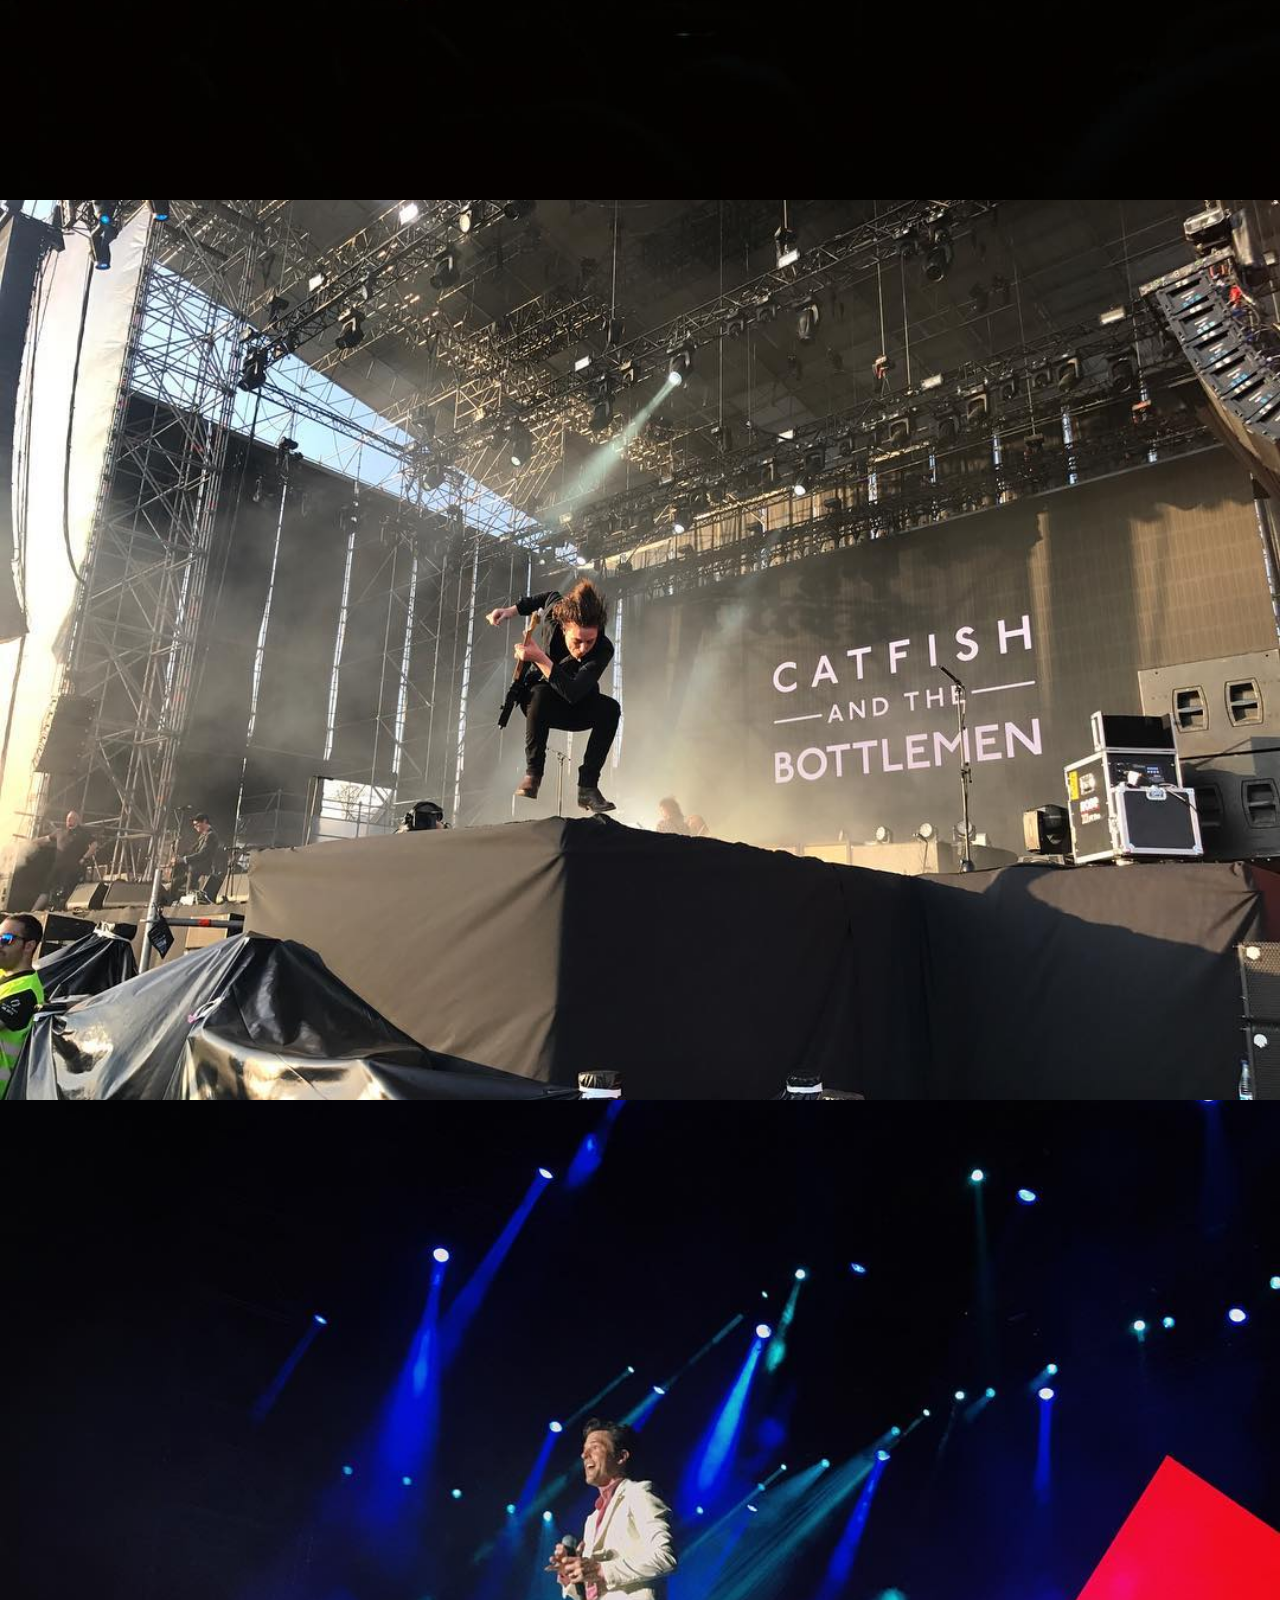
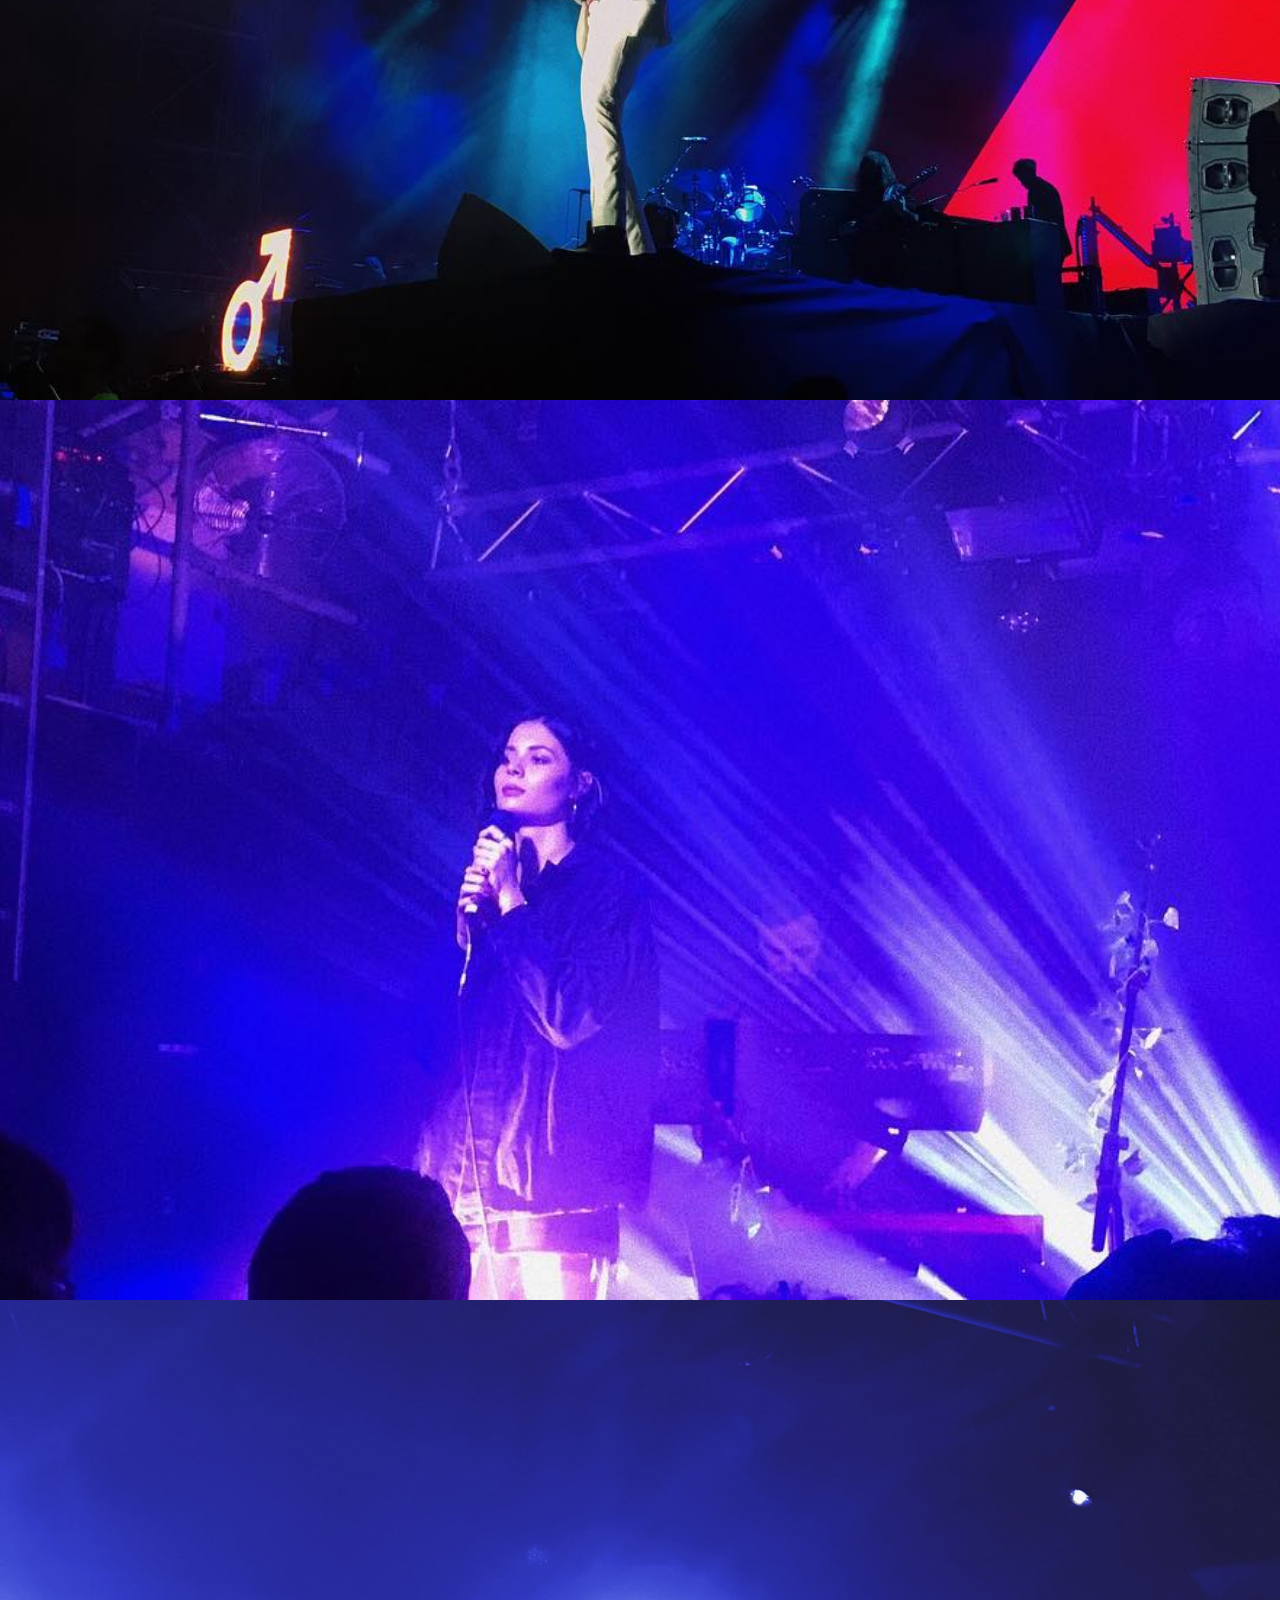
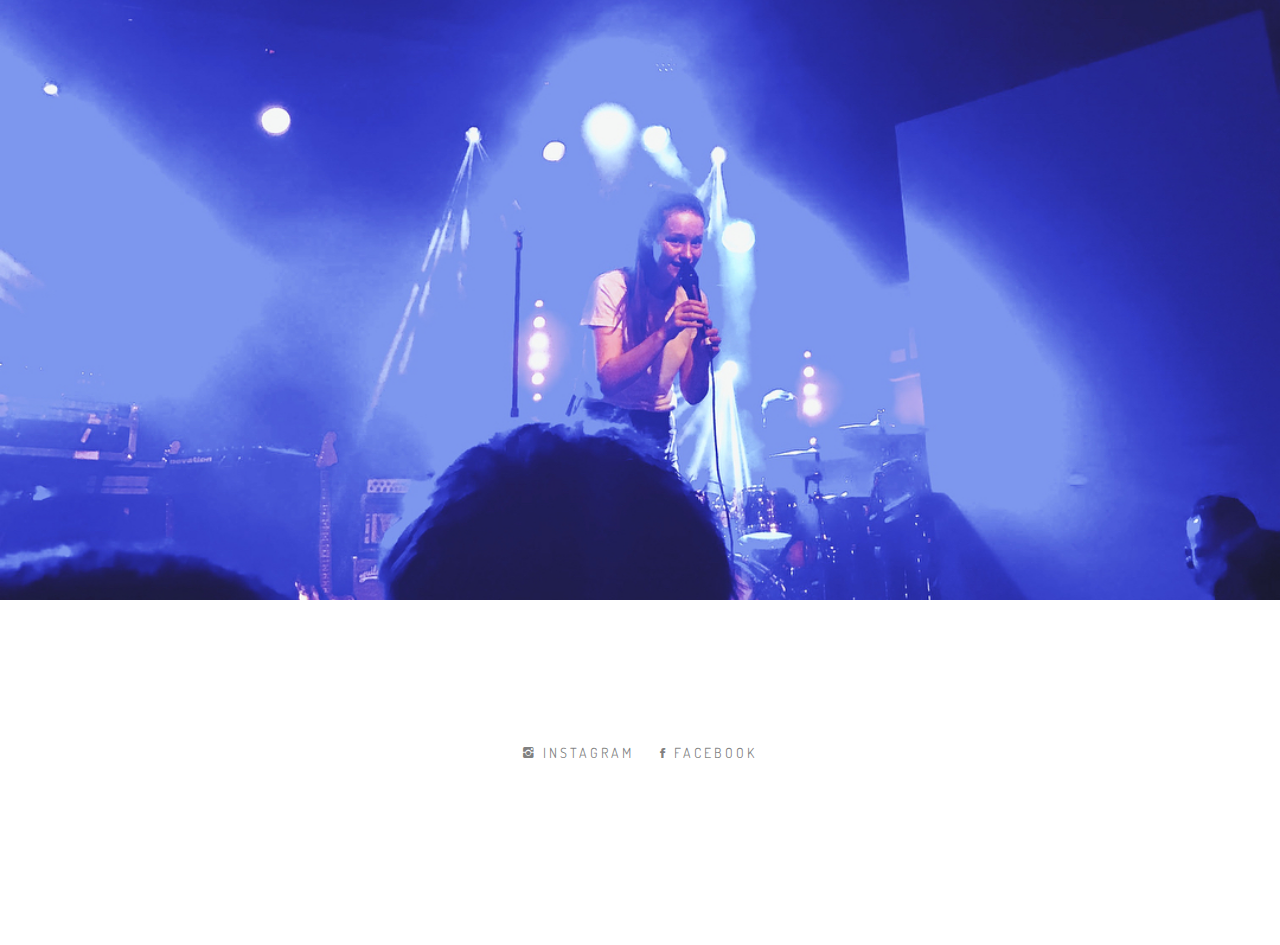
<file: collection-one.html>
<!DOCTYPE html>
<html lang="en">
<head>
	<meta charset="UTF-8">
	<meta name="viewport" content="width=device-width, initial-scale=1.0">
	<meta name="description" content="">
	<meta name="author" content="">

	<title>OH Portfolio One</title>

	<!-- Favicons -->
	<link rel="shortcut icon" href="assets/images/favicon.png">
	<link rel="apple-touch-icon" href="assets/images/apple-touch-icon.png">
	<link rel="apple-touch-icon" sizes="72x72" href="assets/images/apple-touch-icon-72x72.png">
	<link rel="apple-touch-icon" sizes="114x114" href="assets/images/apple-touch-icon-114x114.png">

	<!-- Bootstrap core CSS -->
	<link href="assets/bootstrap/css/bootstrap.min.css" rel="stylesheet">

	<!-- Plugins -->
	<link href="assets/css/font-awesome.min.css" rel="stylesheet">
	<link href="assets/css/linea-icons.css" rel="stylesheet">
	<link href="assets/css/ionicons.min.css" rel="stylesheet">
	<link href="assets/css/simpletextrotator.css" rel="stylesheet">
	<link href="assets/css/magnific-popup.css" rel="stylesheet">
	<link href="assets/css/owl.carousel.css" rel="stylesheet">
	<link href="assets/css/superslides.css" rel="stylesheet">
	<link href="assets/css/vertical.css" rel="stylesheet">
	<link href="assets/css/animate.css" rel="stylesheet">

	<!-- Template core CSS -->
	<link href="assets/css/style.css" rel="stylesheet">
</head>
<body>

	<!-- PRELOADER -->
	<div class="page-loader">
		<div class="loader">Loading...</div>
	</div>
	<!-- /PRELOADER -->

	<!-- OVERLAY MENU -->
	<div id="overlay-menu" class="overlay-menu">

		<a href="#" id="overlay-menu-hide" class="navigation-hide"><i class="ion-close-round"></i></a>

		<div class="overlay-menu-inner">
			<nav class="overlay-menu-nav">

				<ul id="nav">

					<li><a href="home.html">Home</a></li>

					<li><a href="about.html">About</a></li>

					<li class="slidedown">
						<a href="#">Portfolio</a>
						<ul>
              <li><a href="collection-one.html">Collection One</a></li>
							<li><a href="collection-two.html">Collection Two</a></li>
						</ul>
					</li>

					<li><a href="contact.html">Contact</a></li>

				</ul>

			</nav>
		</div>

	</div>
	<!-- /OVERLAY MENU -->

	<!-- WRAPPER -->
	<div class="wrapper">

		<!-- NAVIGATION -->
		<nav class="navbar navbar-custom navbar-transparent navbar-light navbar-fixed-top">

			<div class="container">

				<div class="navbar-header">
					<!-- YOU LOGO HERE -->
					<a class="navbar-brand" href="home.html">
						<!-- IMAGE OR SIMPLE TEXT -->
						<img src="assets/images/logo-dark.png" width="95" alt="">
					</a>
				</div>

				<!-- ICONS NAVBAR -->
				<ul id="icons-navbar" class="nav navbar-nav navbar-right">
					<li>
						<a href="#" id="toggle-menu" class="show-overlay" title="Menu">
							<span class="icon-bar"></span>
							<span class="icon-bar"></span>
							<span class="icon-bar"></span>
						</a>
					</li>
				</ul>
				<!-- /ICONS NAVBAR -->

				<ul class="extra-navbar nav navbar-nav navbar-right">
					<li><a href="home.html" title="Home">Home</a></li>
					<li><a href="about.html" title="About">About</a></li>
					<li><a href="contact.html" title="Contact">Contact</a></li>
				</ul>

			</div>

		</nav>
		<!-- /NAVIGATION -->

    <!-- HERO -->
		<section class="module module-hero" style="height:100vh" data-background="assets/images/other-shots/the-aces.jpg">
    </section>
		<!-- /HERO -->
    <!-- HERO -->
		<section class="module module-hero" style="height:100vh" data-background="assets/images/other-shots/haim-06-18.jpg">
    </section>
		<!-- /HERO -->
    <!-- HERO -->
    <section class="module module-hero" style="height:100vh" data-background="assets/images/other-shots/catfishandthebottlemen.jpg">
    </section>
    <!-- /HERO -->
    <!-- HERO -->
    <section class="module module-hero" style="height:100vh" data-background="assets/images/other-shots/brandon-flowers.jpg">
    </section>
    <!-- /HERO -->
    <!-- HERO -->
    <section class="module module-hero" style="height:100vh" data-background="assets/images/other-shots/nina-nesbit.jpg">
    </section>
    <!-- /HERO -->
    <!-- HERO -->
    <section class="module module-hero" style="height:100vh" data-background="assets/images/other-shots/sigrid-03-2018.jpg">
    </section>
    <!-- /HERO -->

    <!-- FOOTER -->
    <footer class="module">

      <div class="container">

        <div class="row">

          <div class="col-sm-12">

            <ul class="social-text-links font-alt text-center m-b-20">
              <li><a href="https://www.instagram.com/oliviaharbourphotography/"><i class="icon ion-social-instagram"></i> Instagram</a></li>
              <li><a href="https://www.faccebook.com/gndfnfdksgfdsgds"><i class="icon ion-social-facebook"></i> Facebook</a></li>
            </ul>

          </div>

        </div>

        <div class="row">

        </div>

      </div>

    </footer>
    <!-- /FOOTER -->

  </div>
  <!-- /WRAPPER -->

  <!-- SCROLLTOP -->
  <div class="scroll-up">
    <a href="#totop"><i class="fa fa-angle-double-up"></i></a>
  </div>

  <!-- Javascript files -->
  <script src="assets/js/jquery-2.2.4.min.js"></script>
  <script src="assets/bootstrap/js/bootstrap.min.js"></script>
  <script src="assets/js/jquery.superslides.min.js"></script>
  <script src="assets/js/jquery.mb.YTPlayer.min.js"></script>
  <script src="assets/js/jquery.magnific-popup.min.js"></script>
  <script src="assets/js/owl.carousel.min.js"></script>
  <script src="assets/js/jquery.simple-text-rotator.min.js"></script>
  <script src="assets/js/imagesloaded.pkgd.js"></script>
  <script src="assets/js/isotope.pkgd.min.js"></script>
  <script src="assets/js/packery-mode.pkgd.min.js"></script>
  <script src="assets/js/appear.js"></script>
  <script src="assets/js/jquery.easing.1.3.js"></script>
  <script src="assets/js/wow.min.js"></script>
  <script src="assets/js/jqBootstrapValidation.js"></script>
  <script src="assets/js/jquery.fitvids.js"></script>
  <script src="assets/js/jquery.parallax-1.1.3.js"></script>
  <script src="assets/js/smoothscroll.js"></script>
  <script src="http://maps.google.com/maps/api/js?sensor=true"></script>
  <script src="assets/js/gmaps.js"></script>
  <script src="assets/js/contact.js"></script>
  <script src="assets/js/custom.js"></script>

</body>
</html>
</file>
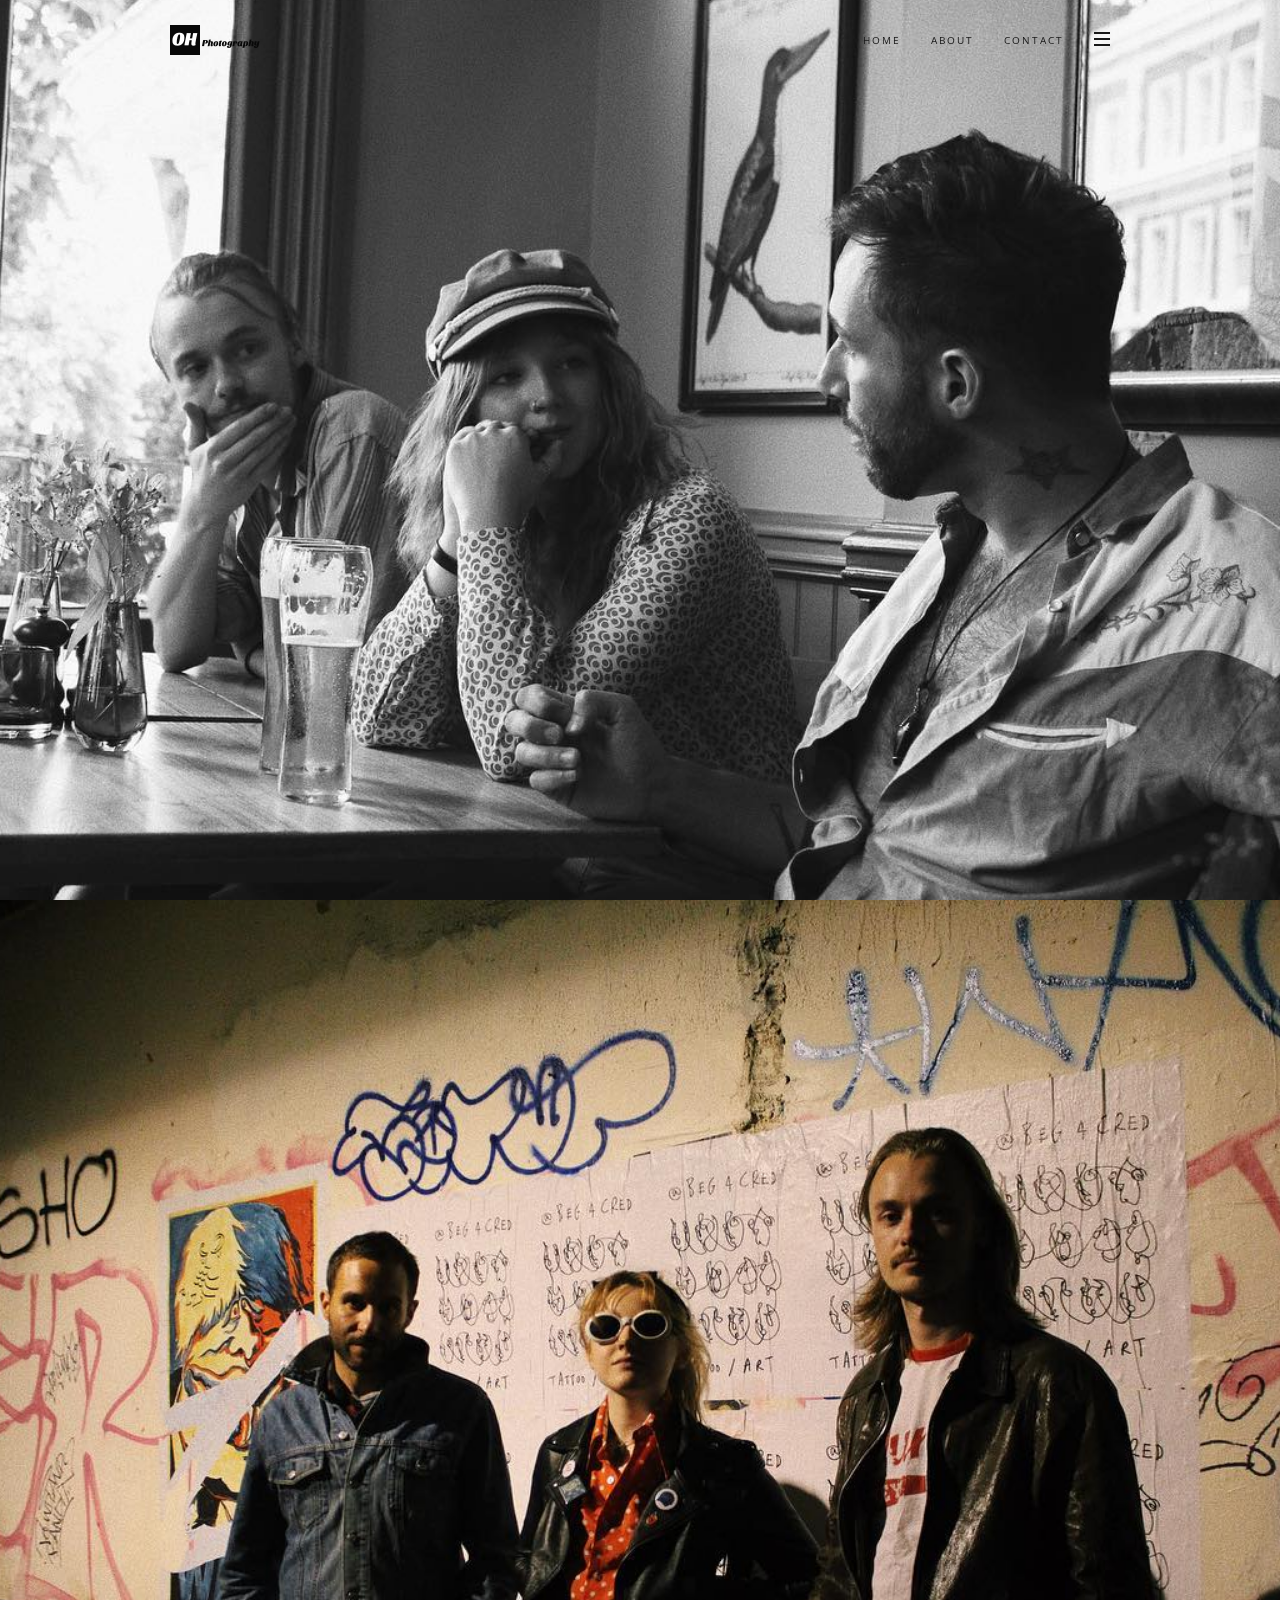
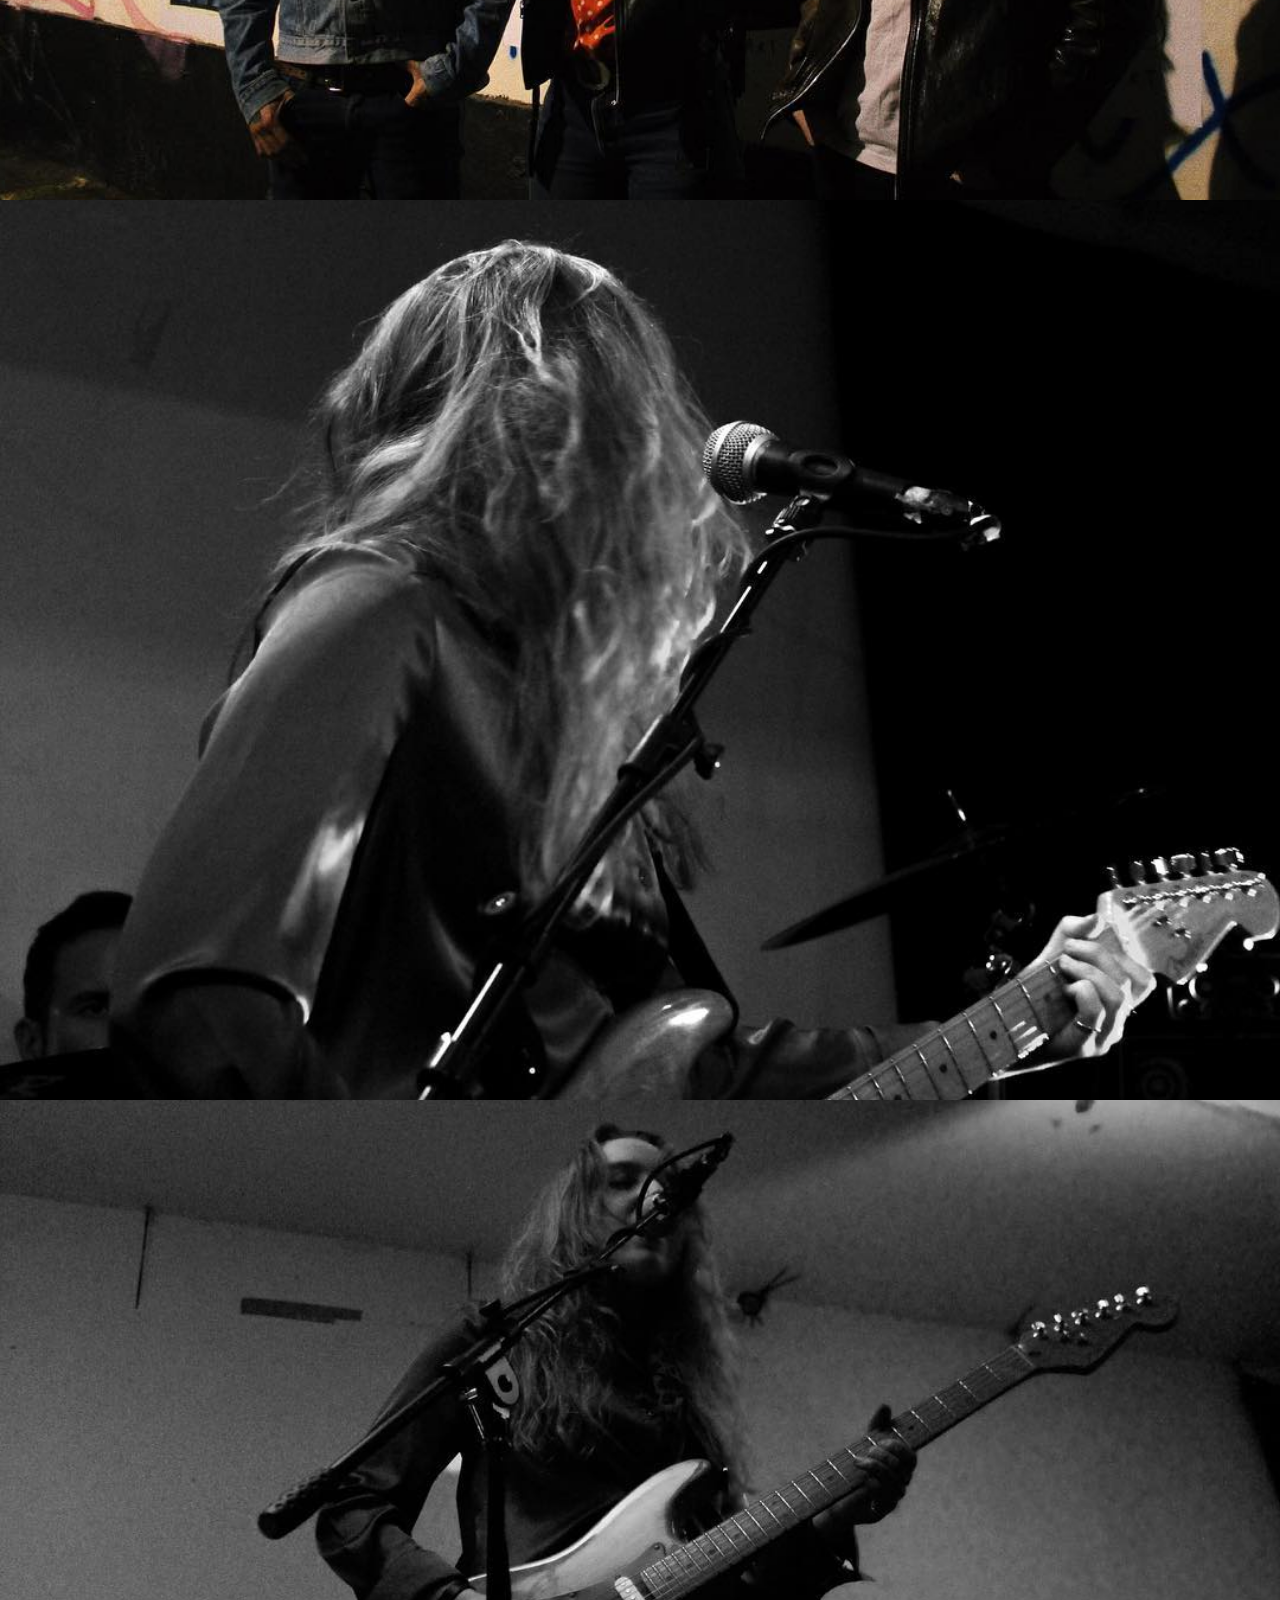
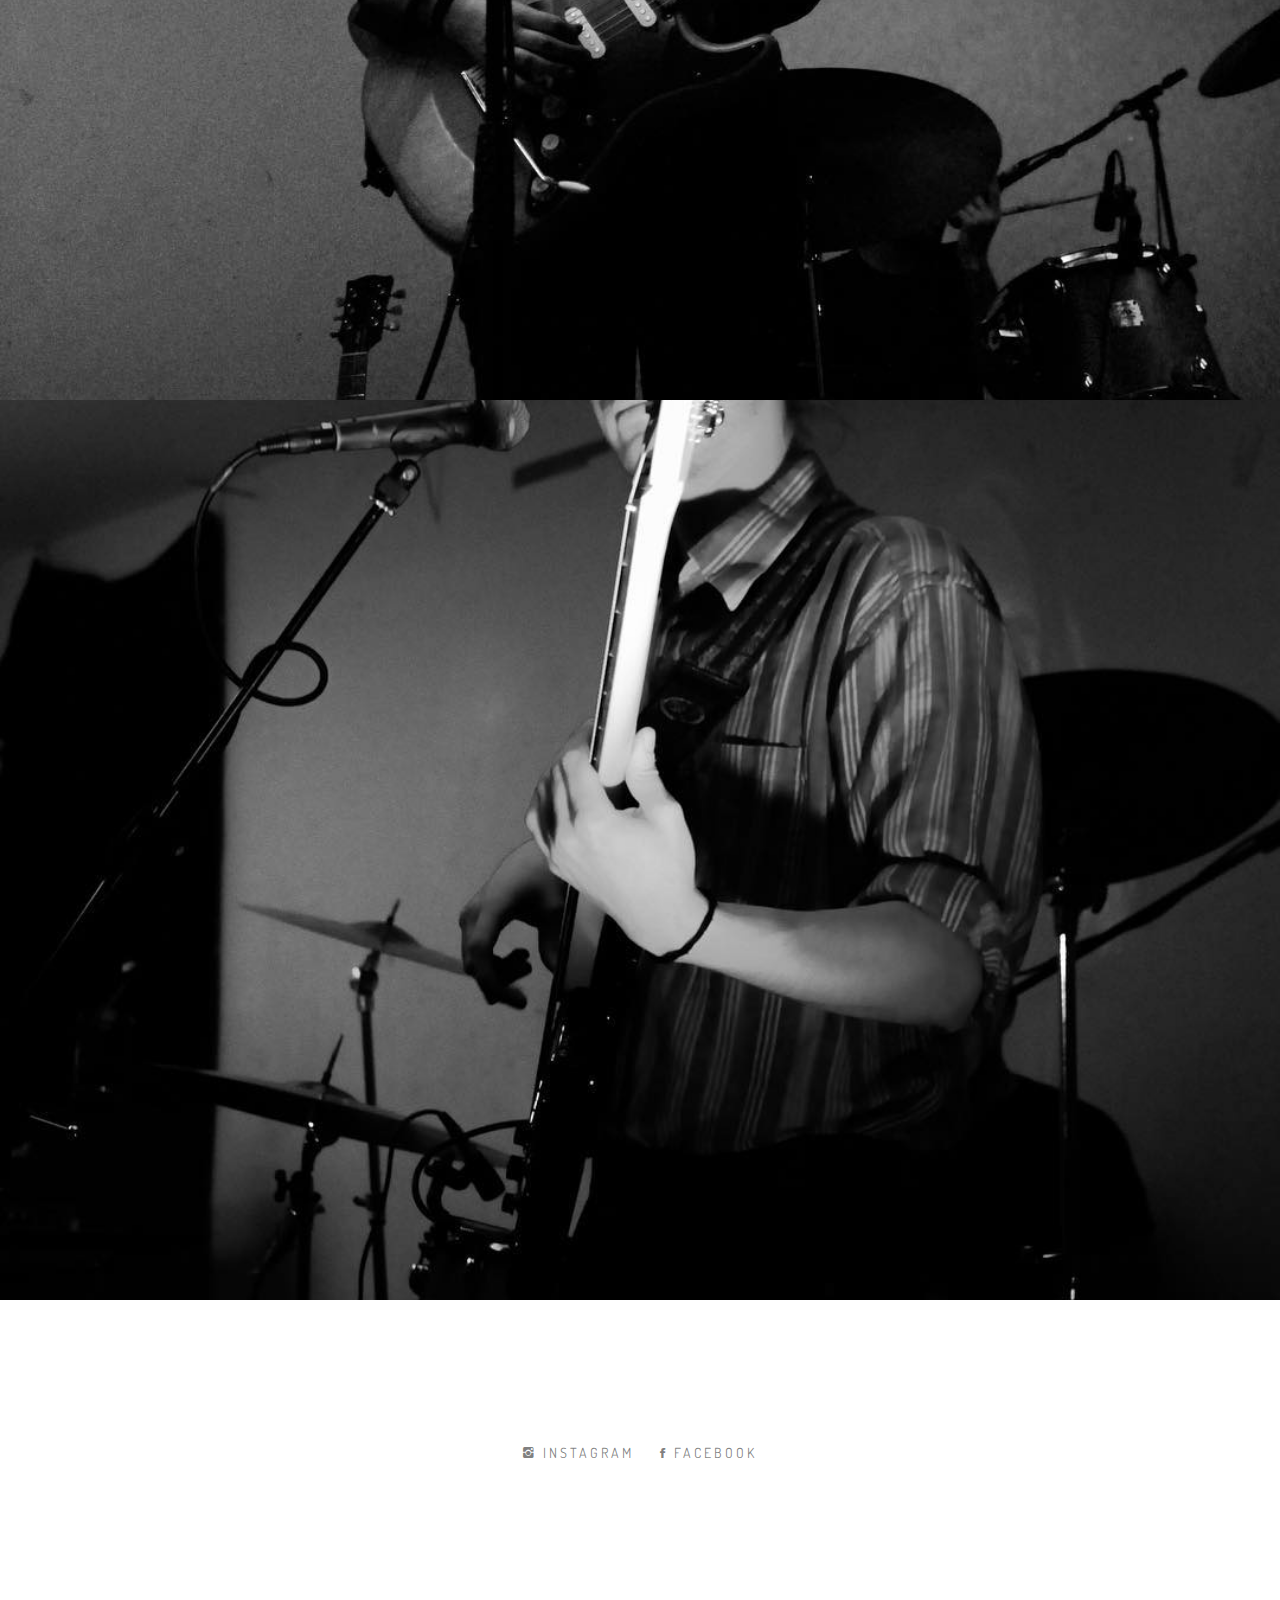
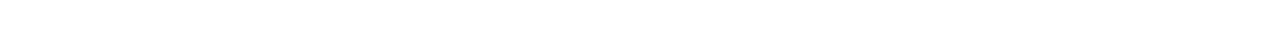
<file: collection-two.html>
<!DOCTYPE html>
<html lang="en">
<head>
	<meta charset="UTF-8">
	<meta name="viewport" content="width=device-width, initial-scale=1.0">
	<meta name="description" content="">
	<meta name="author" content="">

	<title>OH Portfolio Two</title>

	<!-- Favicons -->
	<link rel="shortcut icon" href="assets/images/favicon.png">
	<link rel="apple-touch-icon" href="assets/images/apple-touch-icon.png">
	<link rel="apple-touch-icon" sizes="72x72" href="assets/images/apple-touch-icon-72x72.png">
	<link rel="apple-touch-icon" sizes="114x114" href="assets/images/apple-touch-icon-114x114.png">

	<!-- Bootstrap core CSS -->
	<link href="assets/bootstrap/css/bootstrap.min.css" rel="stylesheet">

	<!-- Plugins -->
	<link href="assets/css/font-awesome.min.css" rel="stylesheet">
	<link href="assets/css/linea-icons.css" rel="stylesheet">
	<link href="assets/css/ionicons.min.css" rel="stylesheet">
	<link href="assets/css/simpletextrotator.css" rel="stylesheet">
	<link href="assets/css/magnific-popup.css" rel="stylesheet">
	<link href="assets/css/owl.carousel.css" rel="stylesheet">
	<link href="assets/css/superslides.css" rel="stylesheet">
	<link href="assets/css/vertical.css" rel="stylesheet">
	<link href="assets/css/animate.css" rel="stylesheet">

	<!-- Template core CSS -->
	<link href="assets/css/style.css" rel="stylesheet">
</head>
<body>

	<!-- PRELOADER -->
	<div class="page-loader">
		<div class="loader">Loading...</div>
	</div>
	<!-- /PRELOADER -->

	<!-- OVERLAY MENU -->
	<div id="overlay-menu" class="overlay-menu">

		<a href="#" id="overlay-menu-hide" class="navigation-hide"><i class="ion-close-round"></i></a>

		<div class="overlay-menu-inner">
			<nav class="overlay-menu-nav">

				<ul id="nav">

					<li><a href="home.html">Home</a></li>

					<li><a href="about.html">About</a></li>

					<li class="slidedown">
						<a href="#">Portfolio</a>
						<ul>
              <li><a href="collection-one.html">Collection One</a></li>
							<li><a href="collection-two.html">Collection Two</a></li>
						</ul>
					</li>

					<li><a href="contact.html">Contact</a></li>

				</ul>

			</nav>
		</div>

	</div>
	<!-- /OVERLAY MENU -->

	<!-- WRAPPER -->
	<div class="wrapper">

		<!-- NAVIGATION -->
		<nav class="navbar navbar-custom navbar-transparent navbar-light navbar-fixed-top">

			<div class="container">

				<div class="navbar-header">
					<!-- YOU LOGO HERE -->
					<a class="navbar-brand" href="home.html">
						<!-- IMAGE OR SIMPLE TEXT -->
						<img src="assets/images/logo-dark.png" width="95" alt="">
					</a>
				</div>

				<!-- ICONS NAVBAR -->
				<ul id="icons-navbar" class="nav navbar-nav navbar-right">
					<li>
						<a href="#" id="toggle-menu" class="show-overlay" title="Menu">
							<span class="icon-bar"></span>
							<span class="icon-bar"></span>
							<span class="icon-bar"></span>
						</a>
					</li>
				</ul>
				<!-- /ICONS NAVBAR -->

				<ul class="extra-navbar nav navbar-nav navbar-right">
					<li><a href="home.html" title="Home">Home</a></li>
					<li><a href="about.html" title="About">About</a></li>
					<li><a href="contact.html" title="Contact">Contact</a></li>
				</ul>

			</div>

		</nav>
		<!-- /NAVIGATION -->

    <!-- HERO -->
    <section class="module module-hero" style="height:100vh" data-background="assets/images/big-peyote/big-peyote-8.jpg">
    </section>
    <!-- /HERO -->
    <!-- HERO -->
    <section class="module module-hero" style="height:100vh" data-background="assets/images/big-peyote/big-peyote-7.jpg">
    </section>
    <!-- /HERO -->
    <!-- HERO -->
    <section class="module module-hero" style="height:100vh" data-background="assets/images/big-peyote/big-peyote-4.jpg">
    </section>
    <!-- /HERO -->
    <!-- HERO -->
    <section class="module module-hero" style="height:100vh" data-background="assets/images/big-peyote/big-peyote-5.jpg">
    </section>
    <!-- /HERO -->
    <!-- HERO -->
    <section class="module module-hero" style="height:100vh" data-background="assets/images/big-peyote/big-peyote-6.jpg">
    </section>
    <!-- /HERO -->

    <!-- FOOTER -->
    <footer class="module">

      <div class="container">

        <div class="row">

          <div class="col-sm-12">

            <ul class="social-text-links font-alt text-center m-b-20">
              <li><a href="https://www.instagram.com/oliviaharbourphotography/"><i class="icon ion-social-instagram"></i> Instagram</a></li>
              <li><a href="https://www.faccebook.com/gndfnfdksgfdsgds"><i class="icon ion-social-facebook"></i> Facebook</a></li>
            </ul>

          </div>

        </div>

        <div class="row">

        </div>

      </div>

    </footer>
    <!-- /FOOTER -->

  </div>
  <!-- /WRAPPER -->

  <!-- SCROLLTOP -->
  <div class="scroll-up">
    <a href="#totop"><i class="fa fa-angle-double-up"></i></a>
  </div>

  <!-- Javascript files -->
  <script src="assets/js/jquery-2.2.4.min.js"></script>
  <script src="assets/bootstrap/js/bootstrap.min.js"></script>
  <script src="assets/js/jquery.superslides.min.js"></script>
  <script src="assets/js/jquery.mb.YTPlayer.min.js"></script>
  <script src="assets/js/jquery.magnific-popup.min.js"></script>
  <script src="assets/js/owl.carousel.min.js"></script>
  <script src="assets/js/jquery.simple-text-rotator.min.js"></script>
  <script src="assets/js/imagesloaded.pkgd.js"></script>
  <script src="assets/js/isotope.pkgd.min.js"></script>
  <script src="assets/js/packery-mode.pkgd.min.js"></script>
  <script src="assets/js/appear.js"></script>
  <script src="assets/js/jquery.easing.1.3.js"></script>
  <script src="assets/js/wow.min.js"></script>
  <script src="assets/js/jqBootstrapValidation.js"></script>
  <script src="assets/js/jquery.fitvids.js"></script>
  <script src="assets/js/jquery.parallax-1.1.3.js"></script>
  <script src="assets/js/smoothscroll.js"></script>
  <script src="http://maps.google.com/maps/api/js?sensor=true"></script>
  <script src="assets/js/gmaps.js"></script>
  <script src="assets/js/contact.js"></script>
  <script src="assets/js/custom.js"></script>

  </body>
  </html>
</file>
<file: assets/css/linea-icons.css>
@charset "UTF-8";

@font-face {
  font-family: "linea-basic-10";
  src:url("../fonts/linea-basic-10.eot");
  src:url("../fonts/linea-basic-10.eot?#iefix") format("embedded-opentype"),
    url("../fonts/linea-basic-10.woff") format("woff"),
    url("../fonts/linea-basic-10.ttf") format("truetype"),
    url("../fonts/linea-basic-10.svg#linea-basic-10") format("svg");
  font-weight: normal;
  font-style: normal;

}

[data-icon]:before {
  font-family: "linea-basic-10" !important;
  content: attr(data-icon);
  font-style: normal !important;
  font-weight: normal !important;
  font-variant: normal !important;
  text-transform: none !important;
  speak: none;
  line-height: 1;
  -webkit-font-smoothing: antialiased;
  -moz-osx-font-smoothing: grayscale;
}

[class^="icon-"]:before,
[class*=" icon-"]:before {
  font-family: "linea-basic-10" !important;
  font-style: normal !important;
  font-weight: normal !important;
  font-variant: normal !important;
  text-transform: none !important;
  speak: none;
  line-height: 1;
  -webkit-font-smoothing: antialiased;
  -moz-osx-font-smoothing: grayscale;
}

.icon-basic-accelerator:before {
  content: "a";
}
.icon-basic-alarm:before {
  content: "b";
}
.icon-basic-anchor:before {
  content: "c";
}
.icon-basic-anticlockwise:before {
  content: "d";
}
.icon-basic-archive:before {
  content: "e";
}
.icon-basic-archive-full:before {
  content: "f";
}
.icon-basic-ban:before {
  content: "g";
}
.icon-basic-battery-charge:before {
  content: "h";
}
.icon-basic-battery-empty:before {
  content: "i";
}
.icon-basic-battery-full:before {
  content: "j";
}
.icon-basic-battery-half:before {
  content: "k";
}
.icon-basic-bolt:before {
  content: "l";
}
.icon-basic-book:before {
  content: "m";
}
.icon-basic-book-pen:before {
  content: "n";
}
.icon-basic-book-pencil:before {
  content: "o";
}
.icon-basic-bookmark:before {
  content: "p";
}
.icon-basic-calculator:before {
  content: "q";
}
.icon-basic-calendar:before {
  content: "r";
}
.icon-basic-cards-diamonds:before {
  content: "s";
}
.icon-basic-cards-hearts:before {
  content: "t";
}
.icon-basic-case:before {
  content: "u";
}
.icon-basic-chronometer:before {
  content: "v";
}
.icon-basic-clessidre:before {
  content: "w";
}
.icon-basic-clock:before {
  content: "x";
}
.icon-basic-clockwise:before {
  content: "y";
}
.icon-basic-cloud:before {
  content: "z";
}
.icon-basic-clubs:before {
  content: "A";
}
.icon-basic-compass:before {
  content: "B";
}
.icon-basic-cup:before {
  content: "C";
}
.icon-basic-diamonds:before {
  content: "D";
}
.icon-basic-display:before {
  content: "E";
}
.icon-basic-download:before {
  content: "F";
}
.icon-basic-exclamation:before {
  content: "G";
}
.icon-basic-eye:before {
  content: "H";
}
.icon-basic-eye-closed:before {
  content: "I";
}
.icon-basic-female:before {
  content: "J";
}
.icon-basic-flag1:before {
  content: "K";
}
.icon-basic-flag2:before {
  content: "L";
}
.icon-basic-floppydisk:before {
  content: "M";
}
.icon-basic-folder:before {
  content: "N";
}
.icon-basic-folder-multiple:before {
  content: "O";
}
.icon-basic-gear:before {
  content: "P";
}
.icon-basic-geolocalize-01:before {
  content: "Q";
}
.icon-basic-geolocalize-05:before {
  content: "R";
}
.icon-basic-globe:before {
  content: "S";
}
.icon-basic-gunsight:before {
  content: "T";
}
.icon-basic-hammer:before {
  content: "U";
}
.icon-basic-headset:before {
  content: "V";
}
.icon-basic-heart:before {
  content: "W";
}
.icon-basic-heart-broken:before {
  content: "X";
}
.icon-basic-helm:before {
  content: "Y";
}
.icon-basic-home:before {
  content: "Z";
}
.icon-basic-info:before {
  content: "0";
}
.icon-basic-ipod:before {
  content: "1";
}
.icon-basic-joypad:before {
  content: "2";
}
.icon-basic-key:before {
  content: "3";
}
.icon-basic-keyboard:before {
  content: "4";
}
.icon-basic-laptop:before {
  content: "5";
}
.icon-basic-life-buoy:before {
  content: "6";
}
.icon-basic-lightbulb:before {
  content: "7";
}
.icon-basic-link:before {
  content: "8";
}
.icon-basic-lock:before {
  content: "9";
}
.icon-basic-lock-open:before {
  content: "!";
}
.icon-basic-magic-mouse:before {
  content: "\"";
}
.icon-basic-magnifier:before {
  content: "#";
}
.icon-basic-magnifier-minus:before {
  content: "$";
}
.icon-basic-magnifier-plus:before {
  content: "%";
}
.icon-basic-mail:before {
  content: "&";
}
.icon-basic-mail-multiple:before {
  content: "'";
}
.icon-basic-mail-open:before {
  content: "(";
}
.icon-basic-mail-open-text:before {
  content: ")";
}
.icon-basic-male:before {
  content: "*";
}
.icon-basic-map:before {
  content: "+";
}
.icon-basic-message:before {
  content: ",";
}
.icon-basic-message-multiple:before {
  content: "-";
}
.icon-basic-message-txt:before {
  content: ".";
}
.icon-basic-mixer2:before {
  content: "/";
}
.icon-basic-mouse:before {
  content: ":";
}
.icon-basic-notebook:before {
  content: ";";
}
.icon-basic-notebook-pen:before {
  content: "<";
}
.icon-basic-notebook-pencil:before {
  content: "=";
}
.icon-basic-paperplane:before {
  content: ">";
}
.icon-basic-pencil-ruler:before {
  content: "?";
}
.icon-basic-pencil-ruler-pen:before {
  content: "@";
}
.icon-basic-photo:before {
  content: "[";
}
.icon-basic-picture:before {
  content: "]";
}
.icon-basic-picture-multiple:before {
  content: "^";
}
.icon-basic-pin1:before {
  content: "_";
}
.icon-basic-pin2:before {
  content: "`";
}
.icon-basic-postcard:before {
  content: "{";
}
.icon-basic-postcard-multiple:before {
  content: "|";
}
.icon-basic-printer:before {
  content: "}";
}
.icon-basic-question:before {
  content: "~";
}
.icon-basic-rss:before {
  content: "\\";
}
.icon-basic-server:before {
  content: "\e000";
}
.icon-basic-server2:before {
  content: "\e001";
}
.icon-basic-server-cloud:before {
  content: "\e002";
}
.icon-basic-server-download:before {
  content: "\e003";
}
.icon-basic-server-upload:before {
  content: "\e004";
}
.icon-basic-settings:before {
  content: "\e005";
}
.icon-basic-share:before {
  content: "\e006";
}
.icon-basic-sheet:before {
  content: "\e007";
}
.icon-basic-sheet-multiple:before {
  content: "\e008";
}
.icon-basic-sheet-pen:before {
  content: "\e009";
}
.icon-basic-sheet-pencil:before {
  content: "\e00a";
}
.icon-basic-sheet-txt:before {
  content: "\e00b";
}
.icon-basic-signs:before {
  content: "\e00c";
}
.icon-basic-smartphone:before {
  content: "\e00d";
}
.icon-basic-spades:before {
  content: "\e00e";
}
.icon-basic-spread:before {
  content: "\e00f";
}
.icon-basic-spread-bookmark:before {
  content: "\e010";
}
.icon-basic-spread-text:before {
  content: "\e011";
}
.icon-basic-spread-text-bookmark:before {
  content: "\e012";
}
.icon-basic-star:before {
  content: "\e013";
}
.icon-basic-tablet:before {
  content: "\e014";
}
.icon-basic-target:before {
  content: "\e015";
}
.icon-basic-todo:before {
  content: "\e016";
}
.icon-basic-todo-pen:before {
  content: "\e017";
}
.icon-basic-todo-pencil:before {
  content: "\e018";
}
.icon-basic-todo-txt:before {
  content: "\e019";
}
.icon-basic-todolist-pen:before {
  content: "\e01a";
}
.icon-basic-todolist-pencil:before {
  content: "\e01b";
}
.icon-basic-trashcan:before {
  content: "\e01c";
}
.icon-basic-trashcan-full:before {
  content: "\e01d";
}
.icon-basic-trashcan-refresh:before {
  content: "\e01e";
}
.icon-basic-trashcan-remove:before {
  content: "\e01f";
}
.icon-basic-upload:before {
  content: "\e020";
}
.icon-basic-usb:before {
  content: "\e021";
}
.icon-basic-video:before {
  content: "\e022";
}
.icon-basic-watch:before {
  content: "\e023";
}
.icon-basic-webpage:before {
  content: "\e024";
}
.icon-basic-webpage-img-txt:before {
  content: "\e025";
}
.icon-basic-webpage-multiple:before {
  content: "\e026";
}
.icon-basic-webpage-txt:before {
  content: "\e027";
}
.icon-basic-world:before {
  content: "\e028";
}
</file>
<file: assets/css/simpletextrotator.css>
.rotating {
  display: inline-block;
  -webkit-transform-style: preserve-3d;
  -moz-transform-style: preserve-3d;
  -ms-transform-style: preserve-3d;
  -o-transform-style: preserve-3d;
  transform-style: preserve-3d;
  -webkit-transform: rotateX(0) rotateY(0) rotateZ(0);
  -moz-transform: rotateX(0) rotateY(0) rotateZ(0);
  -ms-transform: rotateX(0) rotateY(0) rotateZ(0);
  -o-transform: rotateX(0) rotateY(0) rotateZ(0);
  transform: rotateX(0) rotateY(0) rotateZ(0);
  -webkit-transition: 0.5s;
  -moz-transition: 0.5s;
  -ms-transition: 0.5s;
  -o-transition: 0.5s;
  transition: 0.5s;
  -webkit-transform-origin-x: 50%;
}

.rotating.flip {
  position: relative;
}

.rotating .front, .rotating .back {
  left: 0;
  top: 0;
  -webkit-backface-visibility: hidden;
  -moz-backface-visibility: hidden;
  -ms-backface-visibility: hidden;
  -o-backface-visibility: hidden;
  backface-visibility: hidden;
}

.rotating .front {
  position: absolute;
  display: inline-block;
  -webkit-transform: translate3d(0,0,1px);
  -moz-transform: translate3d(0,0,1px);
  -ms-transform: translate3d(0,0,1px);
  -o-transform: translate3d(0,0,1px);
  transform: translate3d(0,0,1px);
}

.rotating.flip .front {
  z-index: 1;
}

.rotating .back {
  display: block;
  opacity: 0;
}

.rotating.spin {
  -webkit-transform: rotate(360deg) scale(0);
  -moz-transform: rotate(360deg) scale(0);
  -ms-transform: rotate(360deg) scale(0);
  -o-transform: rotate(360deg) scale(0);
  transform: rotate(360deg) scale(0);
}



.rotating.flip .back {
  z-index: 2;
  display: block;
  opacity: 1;
  
  -webkit-transform: rotateY(180deg) translate3d(0,0,0);
  -moz-transform: rotateY(180deg) translate3d(0,0,0);
  -ms-transform: rotateY(180deg) translate3d(0,0,0);
  -o-transform: rotateY(180deg) translate3d(0,0,0);
  transform: rotateY(180deg) translate3d(0,0,0);
}

.rotating.flip.up .back {
  -webkit-transform: rotateX(180deg) translate3d(0,0,0);
  -moz-transform: rotateX(180deg) translate3d(0,0,0);
  -ms-transform: rotateX(180deg) translate3d(0,0,0);
  -o-transform: rotateX(180deg) translate3d(0,0,0);
  transform: rotateX(180deg) translate3d(0,0,0);
}

.rotating.flip.cube .front {
  -webkit-transform: translate3d(0,0,100px) scale(0.9,0.9);
  -moz-transform: translate3d(0,0,100px) scale(0.85,0.85);
  -ms-transform: translate3d(0,0,100px) scale(0.85,0.85);
  -o-transform: translate3d(0,0,100px) scale(0.85,0.85);
  transform: translate3d(0,0,100px) scale(0.85,0.85);
}

.rotating.flip.cube .back {
  -webkit-transform: rotateY(180deg) translate3d(0,0,100px) scale(0.9,0.9);
  -moz-transform: rotateY(180deg) translate3d(0,0,100px) scale(0.85,0.85);
  -ms-transform: rotateY(180deg) translate3d(0,0,100px) scale(0.85,0.85);
  -o-transform: rotateY(180deg) translate3d(0,0,100px) scale(0.85,0.85);
  transform: rotateY(180deg) translate3d(0,0,100px) scale(0.85,0.85);
}

.rotating.flip.cube.up .back {
  -webkit-transform: rotateX(180deg) translate3d(0,0,100px) scale(0.9,0.9);
  -moz-transform: rotateX(180deg) translate3d(0,0,100px) scale(0.85,0.85);
  -ms-transform: rotateX(180deg) translate3d(0,0,100px) scale(0.85,0.85);
  -o-transform: rotateX(180deg) translate3d(0,0,100px) scale(0.85,0.85);
  transform: rotateX(180deg) translate3d(0,0,100px) scale(0.85,0.85);
}
</file>
<file: assets/css/superslides.css>
#slides {
	position: relative;
}

#slides .slides-container {
	display: none;
}

#slides .scrollable {
	*zoom: 1;
	position: relative;
	top: 0;
	left: 0;
	overflow-y: auto;
	-webkit-overflow-scrolling: touch;
	height: 100%;
}

#slides .scrollable:after {
	content: "";
	display: table;
	clear: both;
}

.slides-navigation {
	margin: -35px auto 0;
	position: absolute;
	z-index: 3;
	top: 50%;
	width: 100%;
}

.slides-navigation a {
	position: absolute;
	background: #fff;
	display: block;
	height: 40px;
	width: 40px;
	top: 50%;
	margin: -20px 10px 0;
	padding: 0;
	opacity: 0;
	text-align: center;
	line-height: 40px;
	font-size: 17px;
	color: #111;
	-webkit-border-radius: 2px;
	   -moz-border-radius: 2px;
	        border-radius: 2px;
	-webkit-transition: all 0.3s cubic-bezier(0.300, 0.100, 0.580, 1.000);
	   -moz-transition: all 0.3s cubic-bezier(0.300, 0.100, 0.580, 1.000);
	     -o-transition: all 0.3s cubic-bezier(0.300, 0.100, 0.580, 1.000);
	        transition: all 0.3s cubic-bezier(0.300, 0.100, 0.580, 1.000);
}

.slides-navigation a:focus {
	color: #111;
}

.slides-navigation a.prev {
	left: -20px;
}

.slides-navigation a.next {
	right: -20px;
}

#slides:hover a.prev {
	opacity: 0.5;
	left: 0px;
}

#slides:hover a.next {
	opacity: 0.5;
	right: 0px;
}

#slides:hover a.prev:hover,
#slides:hover a.next:hover {
	opacity: 0.8;
	color: #111;
}

.slides-pagination {
	position: absolute;
	z-index: 3;
	bottom: 10px;
	text-align: center;
	width: 100%;
}

.slides-pagination a {
	position: relative;
	background: rgba(255, 255, 255, 0.7);
	display: inline-block;
	overflow: hidden;
	height: 6px;
	width: 6px;
	margin: 6px 4px;
	text-indent: -200%;
	z-index: 1000;
	-webkit-border-radius: 6px;
	   -moz-border-radius: 6px;
	        border-radius: 6px;
	-webkit-box-shadow: 0 0 1px rgba(17, 17, 17, 0.4);
	   -moz-box-shadow: 0 0 1px rgba(17, 17, 17, 0.4);
	     -o-box-shadow: 0 0 1px rgba(17, 17, 17, 0.4);
	        box-shadow: 0 0 1px rgba(17, 17, 17, 0.4);
	-webkit-transition: all 0.3s cubic-bezier(0.000, 0.000, 0.580, 1.000);
	   -moz-transition: all 0.3s cubic-bezier(0.000, 0.000, 0.580, 1.000);
	     -o-transition: all 0.3s cubic-bezier(0.000, 0.000, 0.580, 1.000);
	        transition: all 0.3s cubic-bezier(0.000, 0.000, 0.580, 1.000);
}

.slides-pagination a.current {
	-webkit-transform: scale(1.3);
	   -moz-transform: scale(1.3);
	     -o-transform: scale(1.3);
	        transform: scale(1.3);
}
</file>
<file: assets/css/style.css>
/* ------------------------------------------------------------------
Project: Vortex
Version: 1.0.4
------------------------------------------------------------------ */

@import url("http://fonts.googleapis.com/css?family=Dosis");
@import url("http://fonts.googleapis.com/css?family=Libre+Baskerville:400italic");
@import url("http://fonts.googleapis.com/css?family=Open+Sans:400,400italic,700");

/* ------------------------------------------------------------------
General Styles
------------------------------------------------------------------ */

body {
	background: #fff;
	font: 400 14px/1.8 "Open Sans", sans-serif;
	color: #777;
	overflow-x: hidden;
	-ms-overflow-style: scrollbar;
}

img {
	max-width: 100%;
	height: auto;
}

iframe {
	border: 0;
}

/* ------------------------------------------------------------------
Selection
------------------------------------------------------------------ */

::-moz-selection {
	background: #000;
	color: #fff;
}

::-webkit-selection {
	background: #000;
	color: #fff;
}

::selection {
	background: #000;
	color: #fff;
}

/* ------------------------------------------------------------------
Transition elsements
------------------------------------------------------------------- */

a,
.btn,
.navbar a {
	-webkit-transition: all 0.3s cubic-bezier(0.300, 0.100, 0.580, 1.000);
	   -moz-transition: all 0.3s cubic-bezier(0.300, 0.100, 0.580, 1.000);
	     -o-transition: all 0.3s cubic-bezier(0.300, 0.100, 0.580, 1.000);
	        transition: all 0.3s cubic-bezier(0.300, 0.100, 0.580, 1.000);
}

.overlay-menu {
	-webkit-transition: all 0.4s ease-in-out 0s;
	   -moz-transition: all 0.4s ease-in-out 0s;
	    -ms-transition: all 0.4s ease-in-out 0s;
	     -o-transition: all 0.4s ease-in-out 0s;
	        transition: all 0.4s ease-in-out 0s;
}

/* ------------------------------------------------------------------
Reset box-shadow
------------------------------------------------------------------- */

.btn,
.well,
.panel,
.progress,
.form-control, .form-control:hover, .form-control:focus {
	-webkit-box-shadow: none;
	   -moz-box-shadow: none;
	    -ms-box-shadow: none;
	     -o-box-shadow: none;
	        box-shadow: none;
}

/* ------------------------------------------------------------------
Reset border-radius
------------------------------------------------------------------- */

.well, .label, .alert,
.modal-content {
	-webkit-border-radius: 2px;
	   -moz-border-radius: 2px;
	    -ms-border-radius: 2px;
	     -o-border-radius: 2px;
	        border-radius: 2px;
}

/* ------------------------------------------------------------------
Typography
------------------------------------------------------------------- */

a {
	color: rgba(17, 17, 17, 0.55);
}

a:hover, a:focus {
	text-decoration: none;
	color: #111;
	outline: 0;
}

.bg-dark a {
	color: #aaa;
}

.bg-dark a:hover,
.bg-dark a:focus {
	color: #fff;
}

.text-white {
	color: rgba(255, 255, 255, 0.85);
}

.text-white h1, .text-white h2, .text-white h3, .text-white h4, .text-white h5, .text-white h6,
.text-white .h1, .text-white .h2, .text-white .h3, .text-white .h4, .text-white .h5, .text-white .h6 {
	color: #fff;
}

.text-light {
	color: rgba(255, 255, 255, 0.7);
}

.text-light h1, .text-light h2, .text-light h3, .text-light h4, .text-light h5, .text-light h6,
.text-light .h1, .text-light .h2, .text-light .h3, .text-light .h4, .text-light .h5, .text-light .h6 {
	color: #fff;
}

.text-dark {
	color: rgba(0, 0, 0, 0.7);
}

.text-dark h1, .text-dark h2, .text-dark h3, .text-dark h4, .text-dark h5, .text-dark h6,
.text-dark .h1, .text-dark .h2, .text-dark .h3, .text-dark .h4, .text-dark .h5, .text-dark .h6 {
	color: #000;
}

h1, h2, h3, h4, h5, h6, .h1, .h2, .h3, .h4, .h5, .h6 {
	line-height: 1.4;
	font-weight: 400;
	color: #111;
}

h1, .h1 {
	font-size: 28px;
}

h2, .h2 {
	font-size: 24px;
}

h3, .h3 {
	font-size: 18px;
}

h4, .h4 {
	font-size: 16px;
}

h5, .h5 {
	font-size: 14px;
}

h6, .h6 {
	font-size: 12px;
}

p, ol, ul, blockquote {
	margin: 0 0 20px;
}

blockquote {
	border-color: #f7f7f7;
}

blockquote.serif-quote {
	border: 0;
	padding-left: 0;
	padding-right: 0;
}

.font-alt {
	font-family: "Dosis", sans-serif;
	text-transform: uppercase;
	letter-spacing: 3px;
}

.font-serif {
	font-family: "Libre Baskerville", "Times New Roman", sans-serif;
	letter-spacing: 1px;
	font-style: italic;
}

.rotate {
	text-shadow: none !important;
}

/* ------------------------------------------------------------------
Forms
------------------------------------------------------------------- */

.form-control {
	border: 2px solid #eee;
	height: 33px;
	font-family: "Dosis", sans-serif;
	text-transform: uppercase;
	letter-spacing: 2px;
	font-size: 11px;
	-webkit-border-radius: 2px;
	   -moz-border-radius: 2px;
	    -ms-border-radius: 2px;
	     -o-border-radius: 2px;
	        border-radius: 2px;
	-webkit-transition: all 0.3s cubic-bezier(0.300, 0.100, 0.580, 1.000);
	   -moz-transition: all 0.3s cubic-bezier(0.300, 0.100, 0.580, 1.000);
	     -o-transition: all 0.3s cubic-bezier(0.300, 0.100, 0.580, 1.000);
	        transition: all 0.3s cubic-bezier(0.300, 0.100, 0.580, 1.000);
}

.form-control:focus {
	border-color: #111;
}

/* Form sizes */

.input-lg,
.form-horizontal .form-group-lg .form-control {
	height: 43px;
	font-size: 13px;
}

.input-sm, .form-horizontal .form-group-sm .form-control {
	height: 29px;
	font-size: 10px;
}

/* ------------------------------------------------------------------
Buttons
------------------------------------------------------------------- */

.btn {
	text-transform: uppercase;
	letter-spacing: 2px;
	font-size: 11px;
	padding: 8px 37px;
	-webkit-border-radius: 0;
	   -moz-border-radius: 0;
	     -o-border-radius: 0;
	        border-radius: 0;
}

.btn.focus, .btn:focus,
.btn.active.focus, .btn.active:focus,
.btn:active.focus, .btn:active:focus {
	background: none;
	outline: 0;
}

/* Button types */

.btn.btn-round {
	-webkit-border-radius: 2px;
	   -moz-border-radius: 2px;
	     -o-border-radius: 2px;
	        border-radius: 2px;
}

.btn.btn-circle {
	-webkit-border-radius: 30px;
	   -moz-border-radius: 30px;
	     -o-border-radius: 30px;
	        border-radius: 30px;
}

/* Button colors */

.btn.btn-w {
	background: rgba(255, 255, 255, 0.8);
	color: #111;
}

.btn.btn-w:hover, .btn.btn-w:focus {
	background: white;
	color: #111;
}

.btn.btn-border-w {
	background: transparent;
	border: 1px solid rgba(255, 255, 255, 0.75);
	color: #fff;
}

.btn.btn-border-w:hover, .btn.btn-border-w:focus {
	background: #fff;
	border-color: transparent;
	color: #111;
}

.btn.btn-g {
	background: #eee;
	color: #111;
}

.btn.btn-g:hover, .btn.btn-g:focus {
	background: rgba(238, 238, 238, 0.7);
	color: #111;
}

.btn.btn-d {
	background: rgba(17, 17, 17, 0.8);
	color: #fff;
}

.btn.btn-d:hover, .btn.btn-d:focus {
	background: #111111;
}

.btn.btn-border-d {
	background: transparent;
	border: 2px solid #111;
	color: #111;
}

.btn.btn-border-d:hover {
	background: #111;
	color: #fff;
}

.btn.btn-b {
	background: #111111;
	color: #fff;
}

.btn.btn-b:hover, .btn.btn-b:focus {
	background: rgba(17, 17, 17, 0.8);
}

/* Button sizes */

.btn.btn-lg {
	font-size: 13px;
	padding: 12px 45px;
}

.btn.btn-sm {
	letter-spacing: 1px;
	font-size: 10px;
	padding: 6px 25px;
}

.btn.btn-xs {
	letter-spacing: 0;
	font-size: 10px;
	padding: 4px 19px;
}

/* ------------------------------------------------------------------
Progress bars
------------------------------------------------------------------- */

.progress {
	overflow: visible;
	height: 4px;
}

.progress-title {
	margin-top: 0;
}

.progress-bar {
	position: relative;
	-webkit-border-radius: 4px;
	   -moz-border-radius: 4px;
	    -ms-border-radius: 4px;
	     -o-border-radius: 4px;
	        border-radius: 4px;
}

.progress-bar.pb-dark {
	background: #111;
}

.progress-bar span {
	position: absolute;
	padding: 4px 0px;
	display: block;
	top: -28px;
	right: 0;
	opacity: 0;
	line-height: 12px;
	font-size: 12px;
	color: #777;
}

/* ------------------------------------------------------------------
Tabs and Accordion
------------------------------------------------------------------- */

.nav-tabs {
	border-color: #eee;
}

.nav-tabs > li > a {
	-webkit-border-radius: 2px;
	   -moz-border-radius: 2px;
	    -ms-border-radius: 2px;
	     -o-border-radius: 2px;
	        border-radius: 2px;
}

.nav-tabs >li.active > a,
.nav-tabs >li.active > a:hover,
.nav-tabs >li.active > a:focus {
	border: 1px solid #eee;
	border-bottom-color: transparent;
}

.nav-tabs > li > a:hover,
.nav-tabs > li > a:focus {
	background: #eee;
}

.tab-content {
	padding: 15px 0;
}

/* Accordion */

.panel-group {
	border: 1px solid #eee;
	-webkit-border-radius: 2px;
	   -moz-border-radius: 2px;
	    -ms-border-radius: 2px;
	     -o-border-radius: 2px;
	        border-radius: 2px;
}

.panel-group .panel {
	border-radius: 0;
}

.panel {
	border: 0;
	border-bottom: 1px solid #eee;
}

.panel-default > .panel-heading + .panel-collapse > .panel-body {
	border-color: #eee;
}

.panel-heading {
	padding: 15px 20px;
}

.panel-default > .panel-heading {
	background: transparent;
	border-color: #eee;
}

.panel-heading a {
	position: relative;
	display: block;
}

.panel-heading a:after {
	position: absolute;
	content: "\f106";
	top: 50%;
	right: 0px;
	margin-top: -7px;
	font-family: "FontAwesome";
	font-size: 14px;
	line-height: 1;
}

.panel-heading a.collapsed:after {
	content: "\f107";
}

.panel-title {
	font-size: 12px;
}

.panel-group .panel + .panel {
	border-top: 0;
	margin-top: 0;
}

/* -------------------------------------------------------------------
Price-tables
------------------------------------------------------------------- */

.price-table {
	background: #fff;
	border: 1px solid #eee;
	padding: 25px 20px;
	margin: 15px 0 30px;
	text-align: center;
	-webkit-border-radius: 2px;
	   -moz-border-radius: 2px;
	     -o-border-radius: 2px;
	        border-radius: 2px;
}

.price-table:hover {
	border-color: #eee;
}

.price-table.best {
	margin: 0 0 30px;
}

.price-table .small {
	margin: 0;
}

.borderline {
	position: relative;
	background: #eee;
	display: block;
	height: 1px;
	width: 100%;
	margin: 20px 0 15px;
}

.borderline:before {
	position: absolute;
	background: #eee;
	content: "";
	bottom: -7px;
	left: 50%;
	height: 14px;
	width: 14px;
	-webkit-transform: rotate(45deg);
	   -moz-transform: rotate(45deg);
	    -ms-transform: rotate(45deg);
	     -o-transform: rotate(45deg);
	margin-left: -7px;
}

.borderline:after {
	position: absolute;
	background: #fff;
	content: "";
	bottom: -5px;
	left: 50%;
	height: 16px;
	width: 16px;
	-webkit-transform: rotate(45deg);
	   -moz-transform: rotate(45deg);
	    -ms-transform: rotate(45deg);
	     -o-transform: rotate(45deg);
	margin-left: -8px;
}

.price-table h4 {
	color: #111;
	margin: 0;
}

.price-table p.price {
	font-size: 60px;
	color: #111;
	padding: 0;
	margin: 0 0 0 -10px;
}

.price-table p.price span {
	display: inline-block;
	vertical-align: top;
	font-size: 16px;
	padding-top: 25px;
}

.price-details {
	list-style: none;
	padding: 0;
	margin: 0 0 23px;
}

.price-details li {
	padding: 7px 0;
}

.price-details li > span {
	text-decoration: line-through;
	color: #aaa;
}

/* ------------------------------------------------------------------
Pagination
------------------------------------------------------------------- */

.pagination > li {
	display: inline-block;
}

.pagination > li > a,
.pagination > li > span {
	background: #f7f7f7;
	border: 0;
	width: 38px;
	height: 38px;
	padding: 0;
	margin: 0;
	text-align: center;
	line-height: 38px;
	color: #111;
	-webkit-border-radius: 2px;
	   -moz-border-radius: 2px;
	     -o-border-radius: 2px;
	        border-radius: 2px;
}

.pagination > .active > a,
.pagination > .active > span,
.pagination > .active > a:hover,
.pagination > .active > span:hover,
.pagination > .active > a:focus,
.pagination > .active > span:focus {
	background: #111;
}

.pagination > li > a:hover,
.pagination > li > span:hover,
.pagination > li > a:focus,
.pagination > li > span:focus {
	background: #f0f0f0;
	color: #111;
}

/* ------------------------------------------------------------------
Social links
------------------------------------------------------------------- */

.social-text-links,
.social-icon-links {
	list-style: none;
	padding: 0;
	margin: 0;
}

.socicon-round > li > a {
	-webkit-border-radius: 2px;
	   -moz-border-radius: 2px;
	     -o-border-radius: 2px;
	        border-radius: 2px;
}

.socicon-circle > li > a {
	-webkit-border-radius: 100%;
	   -moz-border-radius: 100%;
	     -o-border-radius: 100%;
	        border-radius: 100%;
}

.social-text-links > li {
	display: inline-block;
	margin: 0 10px 20px;
}

.social-icon-links > li {
	display: inline-block;
	margin: 0 5px 10px 0;
}

.social-icon-links > li > a {
	display: inline-block;
	background: #f7f7f7;
	height: 36px;
	width: 36px;
	text-align: center;
	line-height: 36px;
	font-size: 14px;
	color: #111;
}

.social-icon-links > li > a:hover {
	background: #f0f0f0;
}

/* ------------------------------------------------------------------
Content box
------------------------------------------------------------------- */

.content-box {
	margin: 25px 0;
}

.content-box-icon {
	text-align: center;
	font-size: 42px;
	color: #111;
}

.content-box-title {
	letter-spacing: 6px;
	text-align: center;
	margin: 5px 0 18px;
}

/* Alt content box */

.alt-content-box {
	position: relative;
	padding-left: 55px;
	margin: 25px 0;
}

.alt-content-box-icon {
	position: absolute;
	height: 38px;
	width: 38px;
	left: 0;
	top: 0;
	text-align: center;
	line-height: 38px;
	font-size: 28px;
	color: #111;
}

.alt-content-box-title {
	margin-bottom: 18px;
}

/* ------------------------------------------------------------------
Gallery box
------------------------------------------------------------------- */

.gallery-box {
	text-align: center;
	margin: 35px 0;
}

.gallery-box-text {
	font-size: 12px;
}

.gallery-box .gallery {
	display: block;
	margin: 20px 0 0;
}

.gallery-box .gallery:after {
	background: rgba(255, 255, 255, 0.3);
	position: absolute;
	content: "";
	left: 0;
	top: 0;
	height: 100%;
	width: 100%;
	opacity: 0;
	-webkit-transition: all 0.3s cubic-bezier(0.300, 0.100, 0.580, 1.000);
	   -moz-transition: all 0.3s cubic-bezier(0.300, 0.100, 0.580, 1.000);
	     -o-transition: all 0.3s cubic-bezier(0.300, 0.100, 0.580, 1.000);
	        transition: all 0.3s cubic-bezier(0.300, 0.100, 0.580, 1.000);
}

.gallery-box:hover .gallery:after {
	opacity: 1;
}

/* ------------------------------------------------------------------
Counters
------------------------------------------------------------------- */

.counter-item {
	text-align: center;
}

.counter-number {
	font-size: 20px;
}

/* ------------------------------------------------------------------
Team
------------------------------------------------------------------- */

.team-image {
	border-bottom: 1px solid #eee;
	position: relative;
	overflow: hidden;
}

.team-image > img {
	width: 100%;
	-webkit-transition: all 0.3s cubic-bezier(0.300, 0.100, 0.580, 1.000);
	   -moz-transition: all 0.3s cubic-bezier(0.300, 0.100, 0.580, 1.000);
	     -o-transition: all 0.3s cubic-bezier(0.300, 0.100, 0.580, 1.000);
	        transition: all 0.3s cubic-bezier(0.300, 0.100, 0.580, 1.000);
}

.team-detail {
	position: absolute;
	bottom: 0;
	left: 0;
	width: 100%;
	opacity: 0;
	-webkit-transform: translateY(50%);
	   -moz-transform: translateY(50%);
	        transform: translateY(50%);
	-webkit-transition: all 0.3s cubic-bezier(0.300, 0.100, 0.580, 1.000);
	   -moz-transition: all 0.3s cubic-bezier(0.300, 0.100, 0.580, 1.000);
	     -o-transition: all 0.3s cubic-bezier(0.300, 0.100, 0.580, 1.000);
	        transition: all 0.3s cubic-bezier(0.300, 0.100, 0.580, 1.000);
}

.team-item:hover .team-detail {
	opacity: 1;
	-webkit-transform: translateY(0%);
	   -moz-transform: translateY(0%);
	        transform: translateY(0%);
}

.team-item:hover .team-image > img {
	opacity: 0.5;
}

.team-descr {
	text-align: center;
	padding-top: 15px;
}

.team-name {
	letter-spacing: 6px;
	margin: 0 0 10px;
}

.team-role {
	font-size: 12px;
}

/* ------------------------------------------------------------------
Client logos
------------------------------------------------------------------- */

.client-item {
	position: relative;
	border-top: 1px solid #eee;
	border-right: 1px solid #eee;
	padding: 0;
	text-align: center;
	-webkit-transition: all 0.3s cubic-bezier(0.300, 0.100, 0.580, 1.000);
	   -moz-transition: all 0.3s cubic-bezier(0.300, 0.100, 0.580, 1.000);
	     -o-transition: all 0.3s cubic-bezier(0.300, 0.100, 0.580, 1.000);
	        transition: all 0.3s cubic-bezier(0.300, 0.100, 0.580, 1.000);
}

.client-item a {
	display: block;
	width: 100%;
	padding: 50px 15px;
	opacity: 0.9;
}

.client-item a:hover {
	background-color: rgba(0, 0, 0, 0.05);
	opacity: 1;
}

.client-item:before {
	position: absolute;
	border-left: 1px solid #eee;
	height: 100%;
	content: "";
	top: 0;
	left: -1px;
}

.client-item:after {
	position: absolute;
	border-bottom: 1px solid #eee;
	width: 100%;
	content: "";
	bottom: -1px;
	left: 0;
}

.quote-author {
	font-size: 12px;
	opacity: 0.75;
}

/* ------------------------------------------------------------------
Owl sliders
------------------------------------------------------------------- */

.owl-carousel .owl-controls .owl-buttons .owl-prev,
.owl-carousel .owl-controls .owl-buttons .owl-next {
	position: absolute;
	background: #fff;
	display: block;
	height: 40px;
	width: 40px;
	top: 50%;
	margin: -20px 10px 0;
	padding: 0;
	opacity: 0;
	text-align: center;
	line-height: 40px;
	font-size: 17px;
	color: #111;
	-webkit-border-radius: 2px;
	   -moz-border-radius: 2px;
	        border-radius: 2px;
	-webkit-transition: all 0.3s cubic-bezier(0.300, 0.100, 0.580, 1.000);
	   -moz-transition: all 0.3s cubic-bezier(0.300, 0.100, 0.580, 1.000);
	     -o-transition: all 0.3s cubic-bezier(0.300, 0.100, 0.580, 1.000);
	        transition: all 0.3s cubic-bezier(0.300, 0.100, 0.580, 1.000);
}

.owl-carousel .owl-controls .owl-buttons .owl-prev {
	left: -20px;
}

.owl-carousel .owl-controls .owl-buttons .owl-next{
	right: -20px;
}


.owl-carousel:hover .owl-controls .owl-buttons .owl-prev {
	opacity: 0.5;
	left: 0px;
}

.owl-carousel:hover .owl-controls .owl-buttons .owl-next {
	opacity: 0.5;
	right: 0px;
}

/* Pagination */

.owl-pagination {
	position: absolute;
	z-index: 3;
	margin-top: 15px;
	text-align: center;
	width: 100%;
}

.slider-testimonials .owl-pagination {
	bottom: -50px;
	margin: 0;
}

/* Slider images */

.slider-images .owl-pagination {
	bottom: 10px;
	margin: 0;
}

.owl-page {
	position: relative;
	background: rgba(255, 255, 255, 0.7);
	display: inline-block;
	overflow: hidden;
	height: 6px;
	width: 6px;
	margin: 6px 4px;
	text-indent: -200%;
	z-index: 1000;
	-webkit-border-radius: 6px;
	   -moz-border-radius: 6px;
	        border-radius: 6px;
	-webkit-box-shadow: 0 0 1px rgba(17, 17, 17, 0.4);
	   -moz-box-shadow: 0 0 1px rgba(17, 17, 17, 0.4);
	     -o-box-shadow: 0 0 1px rgba(17, 17, 17, 0.4);
	        box-shadow: 0 0 1px rgba(17, 17, 17, 0.4);
	-webkit-transition: all 0.3s cubic-bezier(0.000, 0.000, 0.580, 1.000);
	   -moz-transition: all 0.3s cubic-bezier(0.000, 0.000, 0.580, 1.000);
	     -o-transition: all 0.3s cubic-bezier(0.000, 0.000, 0.580, 1.000);
	        transition: all 0.3s cubic-bezier(0.000, 0.000, 0.580, 1.000);
}

.owl-page.active {
	-webkit-transform: scale(1.3);
	   -moz-transform: scale(1.3);
	     -o-transform: scale(1.3);
	        transform: scale(1.3);
}

/* ------------------------------------------------------------------
Overlays
------------------------------------------------------------------- */

.bg-light {
	background-color: #f7f7f7;
	height: 100%;
	width: 100%;
}

.bg-dark {
	background-color: #111;
	height: 100%;
	width: 100%;
}

.bg-dark,
.bg-dark-30,
.bg-dark-60,
.bg-dark-90,
.bg-dark h1, .bg-dark h2, .bg-dark h3, .bg-dark h4, .bg-dark h5, .bg-dark h6,
.bg-dark-30 h1, .bg-dark-30 h2, .bg-dark-30 h3, .bg-dark-30 h4, .bg-dark-30 h5, .bg-dark-30 h6,
.bg-dark-60 h1, .bg-dark-60 h2, .bg-dark-60 h3, .bg-dark-60 h4, .bg-dark-60 h5, .bg-dark-60 h6,
.bg-dark-90 h1, .bg-dark-90 h2, .bg-dark-90 h3, .bg-dark-90 h4, .bg-dark-90 h5, .bg-dark-90 h6 {
	color: #fff;
}

.bg-film:before,
.bg-dark-30:before,
.bg-dark-60:before,
.bg-dark-90:before,
.bg-light-30:before,
.bg-light-60:before,
.bg-light-90:before {
	position: absolute;
	height: 100%;
	width: 100%;
	z-index: 0;
}

.bg-dark-30:before {
	background: rgba(34, 34, 34, 0.3);
	content: "";
	left: 0;
	top: 0;
}

.bg-dark-60:before {
	background: rgba(34, 34, 34, 0.6);
	content: "";
	left: 0;
	top: 0;
}

.bg-dark-90:before {
	background: rgba(34, 34, 34, 0.9);
	content: "";
	left: 0;
	top: 0;
}

.bg-light-30:before {
	background: rgba(255, 255, 255, 0.3);
	content: "";
	left: 0;
	top: 0;
}

.bg-light-60:before {
	background: rgba(255, 255, 255, 0.6);
	content: "";
	left: 0;
	top: 0;
}

.bg-light-90:before {
	background: rgba(255, 255, 255, 0.9);
	content: "";
	left: 0;
	top: 0;
}

.bg-film:before {
	background: url(../images/dot.gif);
	opacity: 0.06;
	content: "";
	left: 0;
	top: 0;
}

/* ------------------------------------------------------------------
Navigation
------------------------------------------------------------------- */

.navbar-custom {
	-webkit-transition: all 0.3s cubic-bezier(0.300, 0.100, 0.580, 1.000);
	   -moz-transition: all 0.3s cubic-bezier(0.300, 0.100, 0.580, 1.000);
	     -o-transition: all 0.3s cubic-bezier(0.300, 0.100, 0.580, 1.000);
	        transition: all 0.3s cubic-bezier(0.300, 0.100, 0.580, 1.000);
}

.navbar-custom {
	background: rgba(10, 10, 10, 0.9);
	border: 0;
	padding-top: 5px;
	padding-bottom: 5px;
	text-transform: uppercase;
	letter-spacing: 2px;
	font-size: 10px;
}

.navbar-custom .navbar-brand {
	padding: 10px 15px;
	letter-spacing: 4px;
	font-weight: 400;
	font-size: 20px;
	color: #fff;
}

.navbar-custom a {
	color: #fff;
}

.navbar-custom .nav > li > a:focus,
.navbar-custom .nav > li > a:hover,
.navbar-custom .nav .open > a,
.navbar-custom .nav .open > a:focus,
.navbar-custom .nav .open > a:hover,
.navbar-custom .dropdown-menu > li > a:focus,
.navbar-custom .dropdown-menu > li > a:hover {
	background: none;
	color: rgba(255, 255, 255, 0.7);
}

.show-overlay .icon-bar {
	margin-top: 2px;
}

.show-overlay .icon-bar + .icon-bar {
	margin-top: 4px;
}

.show-overlay .icon-bar {
	background: #fff;
	display: block;
	height: 2px;
	width: 16px;
}

.navbar-custom.show-overlay .icon-bar {
	background: #fff;
}

.navbar-custom .show-overlay:hover .icon-bar {
	background: rgba(255, 255, 255, 0.7);
}

/* Navbar transparent */

.navbar-transparent {
	background: transparent;
	padding-top: 15px;
	padding-bottom: 15px;
}

.navbar-transparent a,
.navbar-transparent .navbar-brand {
	color: #FFF;
}

.navbar-transparent.nav > li > a:focus,
.navbar-transparent .nav > li > a:hover,
.navbar-transparent .nav .open > a,
.navbar-transparent .nav .open > a:focus,
.navbar-transparent .nav .open > a:hover,
.navbar-transparent.dropdown-menu > li > a:focus,
.navbar-transparent .dropdown-menu > li > a:hover {
	background: none;
	color: rgba(255, 255, 255, 0.7);
}

.navbar-transparent .show-overlay .icon-bar {
	background: #fff;
}

/* Navbar light */

.navbar-transparent.navbar-light {
	background: transparent;
	webkit-box-shadow: none;
	  -moz-box-shadow: none;
	       box-shadow: none;
}

.navbar-light {
	background: rgba(255, 255, 255, 0.95);
	webkit-box-shadow: 0 1px 0 rgba(0, 0, 0, 0.05);
	  -moz-box-shadow: 0 1px 0 rgba(0, 0, 0, 0.05);
	       box-shadow: 0 1px 0 rgba(0, 0, 0, 0.05);
}

.navbar-light a,
.navbar-light .navbar-brand {
	color: #111;
}

.navbar-light .nav > li > a:focus,
.navbar-light .nav > li > a:hover,
.navbar-light .nav .open > a,
.navbar-light .nav .open > a:focus,
.navbar-light .nav .open > a:hover,
.navbar-light .dropdown-menu > li > a:focus,
.navbar-light .dropdown-menu > li > a:hover {
	background: none;
	color: rgba(17, 17, 17, 0.7);
}

.navbar-light .show-overlay .icon-bar {
	background: #111;
}

.navbar-light .show-overlay:hover .icon-bar {
	background: rgba(17, 17, 17, 0.7);
}

/* Overlay menu */

.overlay-menu {
	position: fixed;
	background: rgba(0, 0, 0, 0.9);
	display: table;
	min-height: 100%;
	height: 100%;
	width: 100%;
	visibility: hidden;
	z-index: 9999;
	opacity: 0;
}

.overlay-menu.active {
	visibility: visible;
	opacity: 1;
	top: 0;
}


/* Hide menu link */

.navigation-hide {
	position: absolute;
	right: 20px;
	top: 20px;
	height: 40px;
	width: 40px;
	text-align: center;
	line-height: 40px;
	color: #fff;
}

.navigation-hide:hover {
	color: rgba(255, 255, 255, 0.7);
}

.overlay-menu-inner {
	vertical-align: middle;
	display: table-cell;
	height: 100%;
	width: 100%;
	text-align: center;
}

.overlay-menu-nav {
	max-width: 300px;
	margin: 0 auto 60px;
}

.overlay-navigation-footer {
	font-size: 1.2rem;
	position: absolute;
	left: 0;
	bottom: 18px;
	width: 100%;
	color: #666;
}

/* Overlay navbar */

#nav,
#nav ul {
	list-style: none;
	padding: 0;
	margin: 0;
}

#nav > li > a {
	font-family: "Dosis", sans-serif;
	text-transform: uppercase;
	letter-spacing: 3px;
	font-size: 24px;
	color: #FDFDFD;
}

#nav li a:hover, #nav li a.active {
	color: #fff;
}

#nav li ul {
	display: none;
	padding: 5px 0;
	margin: 5px 0 10px;
}

#nav li ul li a {
	display: inline-block;
	padding: 6px 0;
	text-transform: uppercase;
	letter-spacing: 2px;
	font-size: 11px;
	color: #666;
}

/* ------------------------------------------------------------------
Hero
------------------------------------------------------------------- */

.module-hero {
	position: relative;
	background-repeat: no-repeat;
	background-position: center center;
	-webkit-background-size: cover;
	   -moz-background-size: cover;
	     -o-background-size: cover;
	        background-size: cover;
}

.hero-caption {
	display: table;
	height: 100%;
	width: 100%;
	text-align: center;
}

.hero-text {
	display: table-cell;
	vertical-align: middle;
	height: 100%;
}

/* Hero caption sizes*/

.mh-line-size-1,
.mh-line-size-2,
.mh-line-size-3,
.mh-line-size-4,
.mh-line-size-5,
.mh-line-size-6 {
	font-weight: 400;
	margin: 0;
}

.mh-line-size-1 {
	letter-spacing: 50px;
	font-size: 30px;
	opacity: 0.9;
}

.mh-line-size-2 {
	letter-spacing: 40px;
	font-size: 26px;
	opacity: 0.9;
}

.mh-line-size-3 {
	letter-spacing: 24px;
	font-size: 26px;
	opacity: 0.8;
}

.mh-line-size-4 {
	letter-spacing: 10px;
	font-size: 16px;
	opacity: 0.6;
}

.mh-line-size-5 {
	letter-spacing: 3px;
	font-size: 14px;
	opacity: 0.6;
}

.mh-line-size-6 {
	font-size: 15px;
	opacity: 0.6;
}

/* ------------------------------------------------------------------
Modules
------------------------------------------------------------------- */

.wrapper {
	background: #fff;
	overflow: hidden;
	margin: 0 auto;
	width: 100%;
}

.module,
.module-small {
	padding: 140px 0;
	position: relative;
	background-repeat: no-repeat;
	background-position: center center;
	-webkit-background-size: cover;
	   -moz-background-size: cover;
	     -o-background-size: cover;
	        background-size: cover;
}

.module-small {
	padding: 70px 0;
}

.navbar-custom + .module {
	padding: 200px 0;
}

.navbar-custom + .module-small {
	padding: 130px 0;
}

.module-parallax {
	background-attachment: fixed;
}

/* Module titles */

.module-title {
	text-transform: uppercase;
	letter-spacing: 10px;
	text-align: center;
	font-size: 18px;
	margin-bottom: 70px;
}

.module-subtitle {
	text-align: center;
	margin-bottom: 70px;
}

.module-icon {
	font-size: 48px;
	margin-bottom: 70px;
}

.module-title + .module-subtitle {
	margin-top: -35px;
}

.divider {
	margin: 0;
}

.copyright {
	padding: 0 5px;
}

/* ------------------------------------------------------------------
Works grid
------------------------------------------------------------------- */

.works-grid {
	position: relative;
	width: 100%;
}

.work-item,
.grid-sizer {
	width: 25%;
}

.work-item.wide,
.work-item.wide-tall {
	width: 50%;
}

.show-more {
	font-size: 11px !important;
}

/* ------------------------------------------------------------------
Works item
------------------------------------------------------------------- */

.work-item a {
	position: absolute;
	top: 0;
	bottom: 30px;
	right: 15px;
	left: 15px;
	overflow: hidden;
}

.work-item a:after {
	position: absolute;
	display: block;
	content: "";
	top: 0;
	left: 0;
	width: 100%;
	height: 100%;
	-webkit-transition: all 0.3s cubic-bezier(0.300, 0.100, 0.580, 1.000);
	   -moz-transition: all 0.3s cubic-bezier(0.300, 0.100, 0.580, 1.000);
	     -o-transition: all 0.3s cubic-bezier(0.300, 0.100, 0.580, 1.000);
	        transition: all 0.3s cubic-bezier(0.300, 0.100, 0.580, 1.000);
}

.work-item img {
	height: auto;
	width: 100%;
}

.work-caption {
	position: absolute;
	left: 0;
	top: 100%;
	width: 100%;
	opacity: 0;
	overflow: hidden;
	padding: 20px;
	z-index: 3;
	text-align: center;
	-webkit-transition: all 0.3s cubic-bezier(0.300, 0.100, 0.580, 1.000);
	   -moz-transition: all 0.3s cubic-bezier(0.300, 0.100, 0.580, 1.000);
	     -o-transition: all 0.3s cubic-bezier(0.300, 0.100, 0.580, 1.000);
	        transition: all 0.3s cubic-bezier(0.300, 0.100, 0.580, 1.000);
}

.work-title {
	font-size: 14px;
	color: #fff;
	margin: 6px 0 6px;
}

.work-descr {
	font-size: 11px;
	color: rgba(255, 255, 255, 0.75);
}

/* White hover */

.works-hover-w .work-title {
	color: #111;
}

.works-hover-w .work-descr {
	color: rgba(17, 17, 17, 0.75);
}

.thumbnail-centre {
	position: absolute;
	top:-25%;
}

.thumbnail-scale-up {
	width:100%;
	height:100%;
	object-fit: cover;
	overflow:hidden;
}

/* ------------------------------------------------------------------
Works item hover
------------------------------------------------------------------- */

.work-item:hover a:after {
	background: rgba(34, 34, 34, 0.75);
	background: rgba(0, 0, 0, 0.8);
}

.works-hover-w .work-item:hover a:after {
	background: rgba(255, 255, 255, 0.8);
}

.work-item:hover .work-caption {
	opacity: 1;
	top: 50%;
	-webkit-transform: translateY(-50%);
	   -moz-transform: translateY(-50%);
	        transform: translateY(-50%);
}

/* ------------------------------------------------------------------
Portfolio Filter
------------------------------------------------------------------- */

.filters {
	text-align: center;
	list-style: none;
	padding: 0;
	margin: 0 0 70px;
}

.filters > li {
	display: inline-block;
	margin: 5px 30px;
}

.filters > li sup {
	top: -.7em;
	font-size: 80%;
	color: #999;
}

.filters > li > a {
	text-transform: uppercase;
	color: #111;
}

.filters > li > a:hover, .filters > li > a.current,
.filters > li > a:hover sup, .filters > li > a.current sup {
	color: #999;
}

/* ------------------------------------------------------------------
Portfolio Single
------------------------------------------------------------------- */

.image-caption {
	position: relative;
	margin: 0 0 20px;
}

.image-caption .caption-text {
	position: absolute;
	display: table;
	bottom: 0;
	height: 100%;
	width: 100%;
	z-index: 2;
	padding: 20px;
	font-size: 12px;
}

.project-details {
	list-style: none;
	padding: 0;
	margin: 0;
}

.project-details li {
	padding: 0 0 10px;
}

/* ------------------------------------------------------------------
Blog
------------------------------------------------------------------- */

/* Fix Firefox 3 column width bug */

@-moz-document url-prefix() {

	@media (min-width: 1310px) {
		.posts-masonry .col-lg-4 {
			width: 33.3333%;
		}
	}

	@media (min-width: 992px) {
		.posts-masonry .col-md-4 {
			width: 33.3333%;
		}
	}

}

.post {
	width: 100%;
}

.post-media {
	position: relative;
	margin: 0 0 20px;
}

.post-media img {
	width: 100%;
}

.post-media a:after {
	background: rgba(255, 255, 255, 0.3);
	position: absolute;
	content: "";
	left: 0;
	top: 0;
	height: 100%;
	width: 100%;
	opacity: 0;
	-webkit-transition: all 0.3s cubic-bezier(0.300, 0.100, 0.580, 1.000);
	   -moz-transition: all 0.3s cubic-bezier(0.300, 0.100, 0.580, 1.000);
	     -o-transition: all 0.3s cubic-bezier(0.300, 0.100, 0.580, 1.000);
	        transition: all 0.3s cubic-bezier(0.300, 0.100, 0.580, 1.000);
}

.post-media:hover a:after {
	opacity: 1;
}

.post-title {
	margin: 0;
}

.post-title a {
	color: #111;
}

.post-title a:hover {
	color: rgba(34, 34, 34, 0.55);
}

.post-meta {
	font-size: 12px;
	margin: 0 0 10px;
}

.post-header {
	margin: 0 0 20px;
}

/* Single post */

.post-single .post-media,
.post-single .post-header,
.post-single .post-entry {
	margin: 0 0 40px;
}

.post-single .post-meta {
	margin: 0 0 20px;
}

/* ------------------------------------------------------------------
Tags
------------------------------------------------------------------- */

.tags a {
	background: #f7f7f7;
	position: relative;
	display: inline-block;
	padding: 1px 15px 1px 10px;
	margin: 0px 15px 10px 0;
	height: 26px;
	letter-spacing: 1px;
	line-height: 24px;
	font-size: 11px;
	-webkit-border-radius: 2px 0 0 2px;
	   -moz-border-radius: 2px 0 0 2px;
	        border-radius: 2px 0 0 2px;
	-webkit-transition: all 0.3s cubic-bezier(0.300, 0.100, 0.580, 1.000);
	   -moz-transition: all 0.3s cubic-bezier(0.300, 0.100, 0.580, 1.000);
	     -o-transition: all 0.3s cubic-bezier(0.300, 0.100, 0.580, 1.000);
	        transition: all 0.3s cubic-bezier(0.300, 0.100, 0.580, 1.000);
}

.tags a:before {
	border-left: 8px solid #f7f7f7;
	border-top: 13px solid rgba(0, 0, 0, 0);
	border-bottom: 13px solid rgba(0, 0, 0, 0);
	position: absolute;
	content: "";
	right: -8px;
	top: 0;
	height: 0;
	width: 0;
	-webkit-transition: all 0.3s cubic-bezier(0.300, 0.100, 0.580, 1.000);
	   -moz-transition: all 0.3s cubic-bezier(0.300, 0.100, 0.580, 1.000);
	     -o-transition: all 0.3s cubic-bezier(0.300, 0.100, 0.580, 1.000);
	        transition: all 0.3s cubic-bezier(0.300, 0.100, 0.580, 1.000);
}

.tags a:after {
	background: #fff;
	position: absolute;
	display: block;
	content: "";
	right: 4px;
	top: 11px;
	height: 4px;
	width: 4px;
	-webkit-border-radius: 50%;
	   -moz-border-radius: 50%;
	        border-radius: 50%;
}

.tags a:hover {
	background: #f0f0f0;
}
.tags a:hover:before {
	border-left-color: #f0f0f0;
}

/* ------------------------------------------------------------------
Post author
------------------------------------------------------------------- */

.post-author .author-avatar {
	max-width: 70px;
	float: left;
}

.post-author .author-avatar img {
	-webkit-border-radius: 50%;
	   -moz-border-radius: 50%;
	        border-radius: 50%;
}

.post-author .author-content {
	margin-left: 100px;
}

.post-author .author-name {
	margin-top: 0;
}

/* ------------------------------------------------------------------
Comments and Comment form
------------------------------------------------------------------- */

.comment-avatar {
	float: left;
	max-width: 70px;
}

.comment-avatar img {
	-webkit-border-radius: 50%;
	   -moz-border-radius: 50%;
	        border-radius: 50%;
}

.comment-content {
	margin-left: 100px;
	margin-bottom: 30px;
}

.comment-author {
	margin: 0 0 20px;
}

.comment-author a {
	color: #111;
}

.comments,
.comment-form,
.post-author {
	margin: 80px 0 0;
}

.comment-title,
.comment-form-title,
.post-author-title {
	margin: 0 0 15px;
}

/* ------------------------------------------------------------------
Widgets
------------------------------------------------------------------- */

.widget {
	margin: 0 0 60px;
}

.widget-title {
	border-bottom: 1px solid #eee;
	padding: 0 0 10px;
	margin: 0 0 20px;
}

.widget ul {
	list-style: none;
	padding: 0;
	margin: 0;
}

.widget li {
	padding-bottom: 10px;
}

/* Search */

.search-box {
	position: relative;
}

.search-btn {
	background: transparent;
	border: none;
	position: absolute;
	overflow: hidden;
	right: 1px;
	top: 50%;
	height: 40px;
	width: 42px;
	outline: none;
	margin-top: -20px;
	line-height: 38px;
	font-size: 14px;
	color: #eee;
}

/* Recent posts */

.widget-posts li {
	padding-bottom: 20px;
}

.widget-posts-image {
	float: left;
	width: 64px;
}

.widget-posts-body {
	margin-left: 74px;
}

.widget-posts-title {
	margin: 0 0 5px;
}

.widget-posts-meta {
	letter-spacing: 1px;
	font-size: 11px;
}

/* -------------------------------------------------------------------
Google map
------------------------------------------------------------------- */

#module-maps {
	position: relative;
	height: 450px;
	width: 100%;
}

#map {
	height: 100%;
	width: 100%;
}

#map img {
	max-width: none;
}

/* ------------------------------------------------------------------
Preloader
------------------------------------------------------------------- */

.page-loader {
	background: #fff;
	position: fixed;
	top: 0;
	bottom: 0;
	right: 0;
	left: 0;
	z-index: 9998;
}

.loader {
	background: #ddd;
	position: absolute;
	display: inline-block;
	height: 40px;
	width: 40px;
	left: 50%;
	top: 50%;
	margin: -20px 0 0 -20px;
	text-indent: -9999em;
	-webkit-border-radius: 100%;
	   -moz-border-radius: 100%;
	        border-radius: 100%;
	-webkit-animation-fill-mode: both;
	        animation-fill-mode: both;
	-webkit-animation: ball-scale 1s 0s ease-in-out infinite;
	        animation: ball-scale 1s 0s ease-in-out infinite;
}


@-webkit-keyframes ball-scale {

	0% {
		-webkit-transform: scale(0);
		   -moz-transform: scale(0);
		    -ms-transform: scale(0);
		     -o-transform: scale(0);
		        transform: scale(0);
	}

	100% {
		opacity: 0;
		-webkit-transform: scale(1);
		   -moz-transform: scale(1);
		    -ms-transform: scale(1);
		     -o-transform: scale(1);
		        transform: scale(1);
	}

}

@keyframes ball-scale {

	0% {
		-webkit-transform: scale(0);
		   -moz-transform: scale(0);
		    -ms-transform: scale(0);
		     -o-transform: scale(0);
		        transform: scale(0);
	}

	100% {
		opacity: 0;
		-webkit-transform: scale(1);
		   -moz-transform: scale(1);
		    -ms-transform: scale(1);
		     -o-transform: scale(1);
		        transform: scale(1);
	}

}

/* -------------------------------------------------------------------
Scroll to top
------------------------------------------------------------------- */

.scroll-up {
	position: fixed;
	display: none;
	bottom: 7px;
	right: 7px;
	z-index: 999;
}

.scroll-up a {
	background: #fff;
	display: block;
	height: 28px;
	width: 28px;
	text-align: center;
	line-height: 28px;
	font-size: 14px;
	color: #000;
	opacity: 0.6;
	-webkit-border-radius: 2px;
	   -moz-border-radius: 2px;
		 -o-border-radius: 2px;
			border-radius: 2px;
}

.scroll-up a:hover,
.scroll-up a:active {
	opacity: 1;
	color: #000;
}

/* ------------------------------------------------------------------
Reset bootstrap navigation styles for small screens
------------------------------------------------------------------- */

.navbar-custom .navbar-header {
	float: left;
}

.navbar-custom .navbar-right {
	float: right !important;
	margin-right: -15px;
}

.navbar-custom .navbar-nav {
	margin: 0 -15px;
}

.navbar-right + .extra-navbar {
	margin: 0 15px;
}

.navbar-custom .navbar-nav > li {
	float: left;
}

.navbar-custom .navbar-nav > li > a {
	padding-top: 15px;
	padding-bottom: 15px;
}

/* -------------------------------------------------------------------
Responsive Media Querries
------------------------------------------------------------------- */

@media (min-width: 768px) {

	/* Comments */

	.comment .comment {
		margin-left: 100px;
	}

}


@media (max-width: 992px) {

	/* Hero captions */

	.mh-line-size-1 {
		letter-spacing: 40px;
		font-size: 26px;
	}

	.mh-line-size-2 {
		letter-spacing: 28px;
		font-size: 20px;
	}

	.mh-line-size-3 {
		letter-spacing: 20px;
		font-size: 22px;
	}

	.mh-line-size-4 {
		letter-spacing: 8px;
		font-size: 16px;
	}

	/* Portfolio grid */

	.work-item,
	.grid-sizer {
		width: 33.3333%;
	}

	.work-item.wide,
	.work-item.wide-tall {
		width: 66.6666%;
	}

}

@media only screen and (max-width: 960px) {

	/* Side and overlay nav */
	.overlay-menu.active {
		position: absolute;
	}
	.aux-navigation-active .wrapper{
		position: fixed;
	}
	.aux-navigation-active .side-navigation-wrapper,
	.aux-navigation-active .overlay-menu {
		position: absolute;
	}

	/*----------------------------*/
	.navbar-custom {
		position: absolute;
		top: 0;
		width: 100%;
	}

}

@media (max-width: 767px) {

	/* Hero captions */

	.mh-line-size-1 {
		letter-spacing: 24px;
		font-size: 26px;
	}

	.mh-line-size-2 {
		letter-spacing: 16px;
		font-size: 15px;
	}

	.mh-line-size-3 {
		letter-spacing: 14px;
		font-size: 14px;
	}

	.mh-line-size-4 {
		letter-spacing: 4px;
		font-size: 14px;
	}

	.mh-line-size-5 {
		letter-spacing: 2px;
		font-size: 13px;
	}

	.mh-line-size-6 {
		font-size: 13px;
	}

	/* Navbar */

	.extra-navbar {
		display: none;
	}

	/* Portfolio filters */

	.filters li {
		display: block;
		margin: 0 10px 10px;
	}

	.filters li:last-child {
		margin: 0 10px 140px;
	}

	/* Portfolio grid */

	.work-item,
	.grid-sizer {
		width: 50%;
	}

	.work-item.wide,
	.work-item.wide-tall {
		width: 100%;
	}

}

@media (max-width: 500px) {

	/* Hero captions */

	.mh-line-size-1 {
		letter-spacing: 12px;
		font-size: 26px;
	}

	.mh-line-size-2 {
		letter-spacing: 6px;
		font-size: 14px;
	}

	.mh-line-size-3 {
		letter-spacing: 4px;
		font-size: 13px;
	}

	.mh-line-size-4 {
		letter-spacing: 4px;
		font-size: 12px;
	}

	.mh-line-size-5 {
		letter-spacing: 2px;
		font-size: 11px;
	}

	.mh-line-size-6 {
		font-size: 12px;
	}

	/* Portfolio grid */

	.work-item,
	.grid-sizer {
		width: 100%;
	}

	.work-item.wide,
	.work-item.wide-tall {
		width: 100%;
	}

}

/* -------------------------------------------------------------------
Multi-columns-row
------------------------------------------------------------------- */

.multi-columns-row .first-in-row {
	clear: left;
}

.multi-columns-row .col-xs-6:nth-child(2n + 3) { clear: left; }
.multi-columns-row .col-xs-4:nth-child(3n + 4) { clear: left; }
.multi-columns-row .col-xs-3:nth-child(4n + 5) { clear: left; }
.multi-columns-row .col-xs-2:nth-child(6n + 7) { clear: left; }
.multi-columns-row .col-xs-1:nth-child(12n + 13) { clear: left; }

@media (min-width: 768px) {

	.multi-columns-row .col-xs-6:nth-child(2n + 3) { clear: none; }
	.multi-columns-row .col-xs-4:nth-child(3n + 4) { clear: none; }
	.multi-columns-row .col-xs-3:nth-child(4n + 5) { clear: none; }
	.multi-columns-row .col-xs-2:nth-child(6n + 7) { clear: none; }
	.multi-columns-row .col-xs-1:nth-child(12n + 13) { clear: none; }

	.multi-columns-row .col-sm-6:nth-child(2n + 3) { clear: left; }
	.multi-columns-row .col-sm-4:nth-child(3n + 4) { clear: left; }
	.multi-columns-row .col-sm-3:nth-child(4n + 5) { clear: left; }
	.multi-columns-row .col-sm-2:nth-child(6n + 7) { clear: left; }
	.multi-columns-row .col-sm-1:nth-child(12n + 13) { clear: left; }
}

@media (min-width: 992px) {

	.multi-columns-row .col-sm-6:nth-child(2n + 3) { clear: none; }
	.multi-columns-row .col-sm-4:nth-child(3n + 4) { clear: none; }
	.multi-columns-row .col-sm-3:nth-child(4n + 5) { clear: none; }
	.multi-columns-row .col-sm-2:nth-child(6n + 7) { clear: none; }
	.multi-columns-row .col-sm-1:nth-child(12n + 13) { clear: none; }

	.multi-columns-row .col-md-6:nth-child(2n + 3) { clear: left; }
	.multi-columns-row .col-md-4:nth-child(3n + 4) { clear: left; }
	.multi-columns-row .col-md-3:nth-child(4n + 5) { clear: left; }
	.multi-columns-row .col-md-2:nth-child(6n + 7) { clear: left; }
	.multi-columns-row .col-md-1:nth-child(12n + 13) { clear: left; }
}

@media (min-width: 1200px) {

	.multi-columns-row .col-md-6:nth-child(2n + 3) { clear: none; }
	.multi-columns-row .col-md-4:nth-child(3n + 4) { clear: none; }
	.multi-columns-row .col-md-3:nth-child(4n + 5) { clear: none; }
	.multi-columns-row .col-md-2:nth-child(6n + 7) { clear: none; }
	.multi-columns-row .col-md-1:nth-child(12n + 13) { clear: none; }

	.multi-columns-row .col-lg-6:nth-child(2n + 3) { clear: left; }
	.multi-columns-row .col-lg-4:nth-child(3n + 4) { clear: left; }
	.multi-columns-row .col-lg-3:nth-child(4n + 5) { clear: left; }
	.multi-columns-row .col-lg-2:nth-child(6n + 7) { clear: left; }
	.multi-columns-row .col-lg-1:nth-child(12n + 13) { clear: left; }

}

.css-mapping {
	list-style: none;
}

.css-mapping > li {
	margin: 0 30px 20px 0;
	padding: 0;
	display: inline-block;
	overflow: hidden;
}

.css-mapping .icon {
	margin: 0;
	margin-right: 10px;
	padding: 13px;
	height: 50px;
	width: 50px;
	color: #162a36 !important;
	overflow: hidden;
	float: left;
	font-size: 24px;
}

.css-mapping input {
	margin: 0;
	margin-top: 12px;
	padding: 8px;
	line-height: 16px;
	font-size: 16px;
	display: block;
	width: 150px;
	height: 40px;
	border: 1px solid #d8e0e5;
	-webkit-border-radius: 5px;
	border-radius: 5px;
	background: #fff;
	outline: 0;
	float: right;
}
</file>
<file: assets/css/vertical.css>
/*
 * Author - Sergei Troitskyi
 * https://wrapbootstrap.com/user/web-master72
*/
.m-b-0{margin-bottom:0 !important}
.m-b-10{margin-bottom:10px !important}
.m-b-20{margin-bottom:20px !important}
.m-b-30{margin-bottom:30px !important}
.m-b-40{margin-bottom:40px !important}
.m-b-50{margin-bottom:50px !important}
.m-b-60{margin-bottom:60px !important}
.m-b-70{margin-bottom:70px !important}
.m-b-80{margin-bottom:80px !important}
.m-b-90{margin-bottom:90px !important}

.m-t-0{margin-top:0 !important}
.m-t-10{margin-top:10px !important}
.m-t-20{margin-top:20px !important}
.m-t-30{margin-top:30px !important}
.m-t-40{margin-top:40px !important}
.m-t-50{margin-top:50px !important}
.m-t-60{margin-top:60px !important}
.m-t-70{margin-top:70px !important}
.m-t-80{margin-top:80px !important}
.m-t-90{margin-top:90px !important}
.m-t-100{margin-top:100px !important}
.m-t-110{margin-top:110px !important}
.m-t-120{margin-top:120px !important}
.m-t-130{margin-top:130px !important}
.m-t-140{margin-top:140px !important}

.p-t-0{padding-top:0 !important}.p-t-10{padding-top:10px !important}.p-t-20{padding-top:20px !important}.p-t-30{padding-top:30px !important}.p-t-40{padding-top:40px !important}.p-t-50{padding-top:50px !important}.p-t-60{padding-top:60px !important}.p-t-70{padding-top:70px !important}.p-t-80{padding-top:80px !important}.p-t-90{padding-top:90px !important}.p-b-0{padding-bottom:0 !important}.p-b-10{padding-bottom:10px !important}.p-b-20{padding-bottom:20px !important}.p-b-30{padding-bottom:30px !important}.p-b-40{padding-bottom:40px !important}.p-b-50{padding-bottom:50px !important}.p-b-60{padding-bottom:60px !important}.p-b-70{padding-bottom:70px !important}.p-b-80{padding-bottom:80px !important}.p-b-90{padding-bottom:90px !important}@media only screen and (max-width:991px){.m-b-md-0{margin-bottom:0 !important}.m-b-md-10{margin-bottom:10px !important}.m-b-md-20{margin-bottom:20px !important}.m-b-md-30{margin-bottom:30px !important}.m-b-md-40{margin-bottom:40px !important}.m-b-md-50{margin-bottom:50px !important}.m-b-md-60{margin-bottom:60px !important}.m-b-md-70{margin-bottom:70px !important}.m-b-md-80{margin-bottom:80px !important}.m-b-md-90{margin-bottom:90px !important}.m-t-md-0{margin-top:0 !important}.m-t-md-10{margin-top:10px !important}.m-t-md-20{margin-top:20px !important}.m-t-md-30{margin-top:30px !important}.m-t-md-40{margin-top:40px !important}.m-t-md-50{margin-top:50px !important}.m-t-md-60{margin-top:60px !important}.m-t-md-70{margin-top:70px !important}.m-t-md-80{margin-top:80px !important}.m-t-md-90{margin-top:90px !important}.p-t-md-0{padding-top:0 !important}.p-t-md-10{padding-top:10px !important}.p-t-md-20{padding-top:20px !important}.p-t-md-30{padding-top:30px !important}.p-t-md-40{padding-top:40px !important}.p-t-md-50{padding-top:50px !important}.p-t-md-60{padding-top:60px !important}.p-t-md-70{padding-top:70px !important}.p-t-md-80{padding-top:80px !important}.p-t-md-90{padding-top:90px !important}.p-b-md-0{padding-bottom:0 !important}.p-b-md-10{padding-bottom:10px !important}.p-b-md-20{padding-bottom:20px !important}.p-b-md-30{padding-bottom:30px !important}.p-b-md-40{padding-bottom:40px !important}.p-b-md-50{padding-bottom:50px !important}.p-b-md-60{padding-bottom:60px !important}.p-b-md-70{padding-bottom:70px !important}.p-b-md-80{padding-bottom:80px !important}.p-b-md-90{padding-bottom:90px !important}}@media (max-width: 767px){.m-b-sm-0{margin-bottom:0 !important}.m-b-sm-10{margin-bottom:10px !important}.m-b-sm-20{margin-bottom:20px !important}.m-b-sm-30{margin-bottom:30px !important}.m-b-sm-40{margin-bottom:40px !important}.m-b-sm-50{margin-bottom:50px !important}.m-b-sm-60{margin-bottom:60px !important}.m-b-sm-70{margin-bottom:70px !important}.m-b-sm-80{margin-bottom:80px !important}.m-b-sm-90{margin-bottom:90px !important}.m-t-sm-0{margin-top:0 !important}.m-t-sm-10{margin-top:10px !important}.m-t-sm-20{margin-top:20px !important}.m-t-sm-30{margin-top:30px !important}.m-t-sm-40{margin-top:40px !important}.m-t-sm-50{margin-top:50px !important}.m-t-sm-60{margin-top:60px !important}.m-t-sm-70{margin-top:70px !important}.m-t-sm-80{margin-top:80px !important}.m-t-sm-90{margin-top:90px !important}.p-t-sm-0{padding-top:0 !important}.p-t-sm-10{padding-top:10px !important}.p-t-sm-20{padding-top:20px !important}.p-t-sm-30{padding-top:30px !important}.p-t-sm-40{padding-top:40px !important}.p-t-sm-50{padding-top:50px !important}.p-t-sm-60{padding-top:60px !important}.p-t-sm-70{padding-top:70px !important}.p-t-sm-80{padding-top:80px !important}.p-t-sm-90{padding-top:90px !important}.p-b-sm-0{padding-bottom:0 !important}.p-b-sm-10{padding-bottom:10px !important}.p-b-sm-20{padding-bottom:20px !important}.p-b-sm-30{padding-bottom:30px !important}.p-b-sm-40{padding-bottom:40px !important}.p-b-sm-50{padding-bottom:50px !important}.p-b-sm-60{padding-bottom:60px !important}.p-b-sm-70{padding-bottom:70px !important}.p-b-sm-80{padding-bottom:80px !important}.p-b-sm-90{padding-bottom:90px !important}}
</file>
